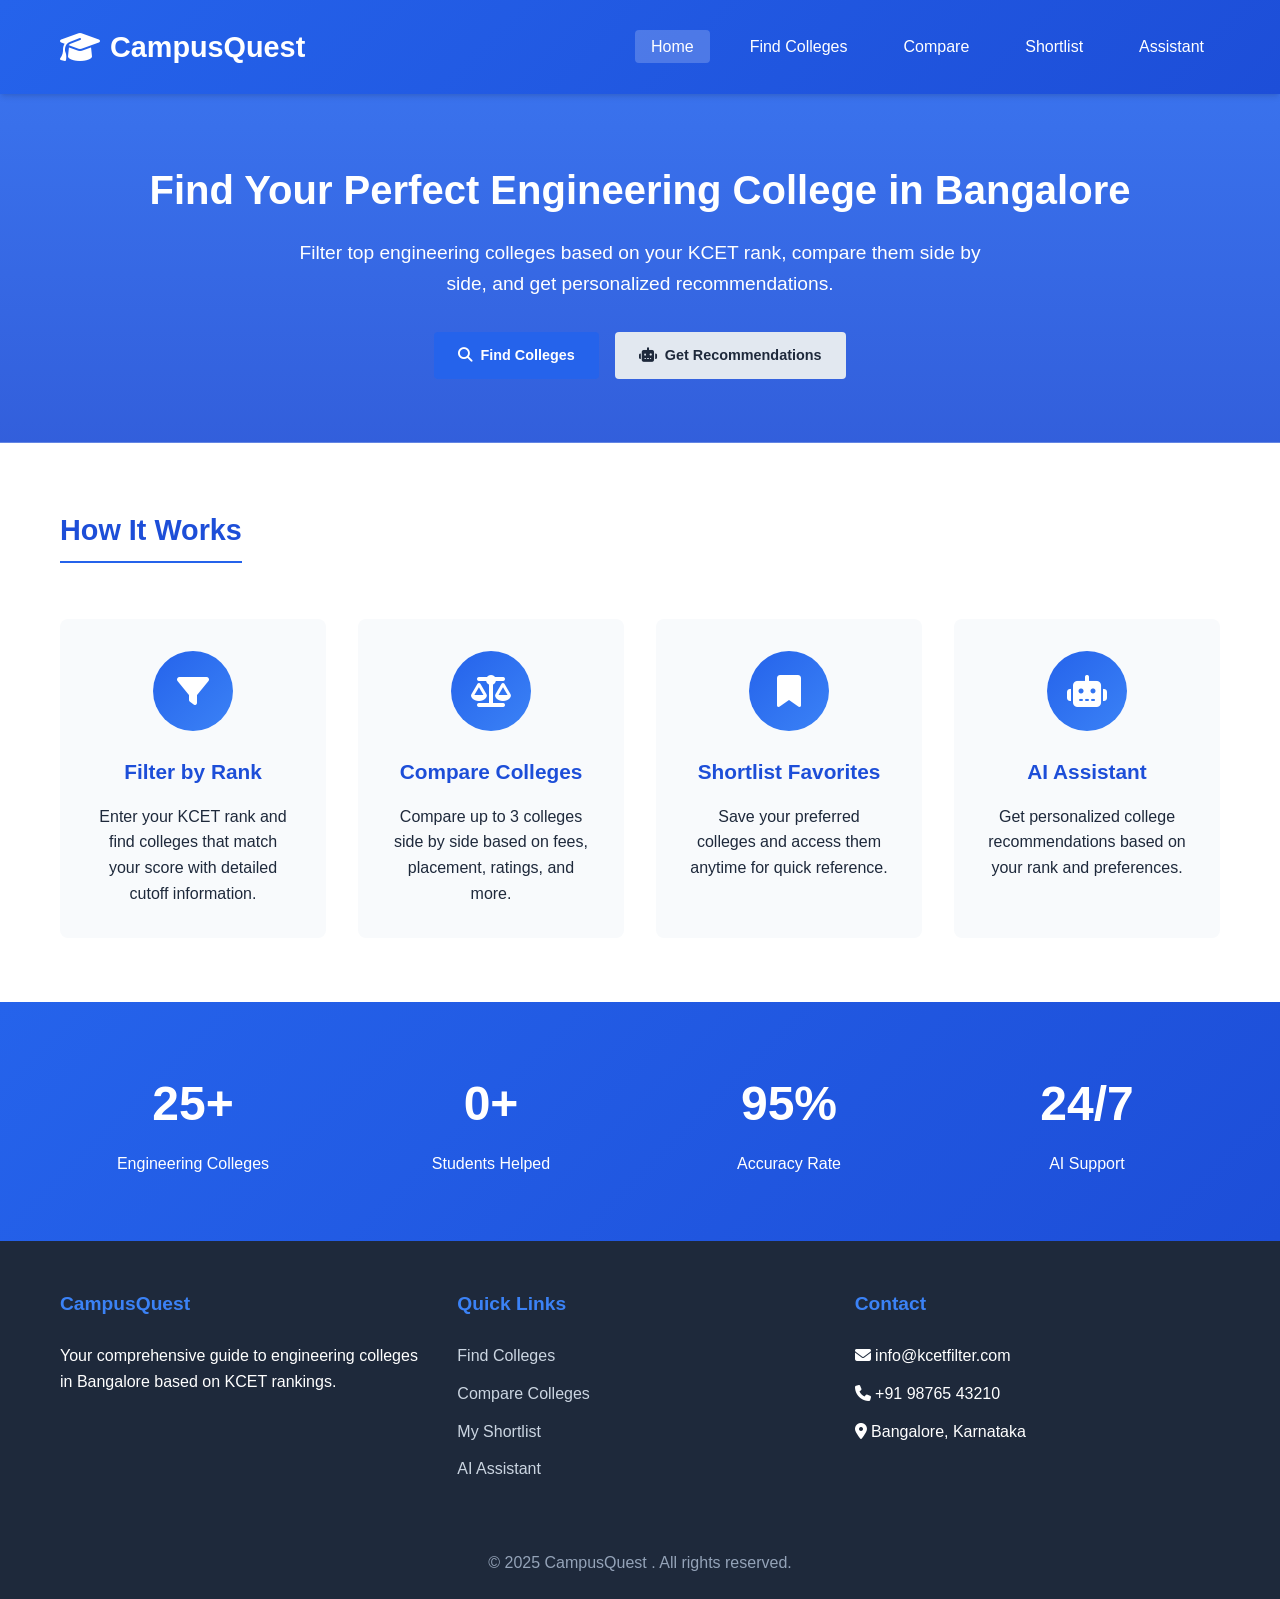
<file: Campus Quest/index.html>
<!DOCTYPE html>
<html lang="en">
<head>
    <meta charset="UTF-8">
    <meta name="viewport" content="width=device-width, initial-scale=1.0">
    <title>CampusQuest- Home</title>
    <link rel="stylesheet" href="https://cdnjs.cloudflare.com/ajax/libs/font-awesome/6.4.0/css/all.min.css">
    <link rel="stylesheet" href="css/style.css">
</head>
<body>
    <!-- Header -->
    <header>
        <div class="container">
            <div class="header-content">
                <div class="logo">
                    <i class="fas fa-graduation-cap"></i>
                    <h1>CampusQuest</h1>
                </div>
                <button class="mobile-menu-btn">
                    <i class="fas fa-bars"></i>
                </button>
                <nav>
                    <ul>
                        <li><a href="index.html" class="active">Home</a></li>
                        <li><a href="find-colleges.html">Find Colleges</a></li>
                        <li><a href="compare.html">Compare</a></li>
                        <li><a href="shortlist.html">Shortlist</a></li>
                        <li><a href="chatbot.html">Assistant</a></li>
                    </ul>
                </nav>
            </div>
        </div>
    </header>

    <!-- Hero Section -->
    <section class="hero">
        <div class="container">
            <h2>Find Your Perfect Engineering College in Bangalore</h2>
            <p>Filter top engineering colleges based on your KCET rank, compare them side by side, and get personalized recommendations.</p>
            <div class="hero-buttons">
                <a href="find-colleges.html" class="btn btn-primary">
                    <i class="fas fa-search"></i> Find Colleges
                </a>
                <a href="chatbot.html" class="btn btn-secondary">
                    <i class="fas fa-robot"></i> Get Recommendations
                </a>
            </div>
        </div>
    </section>

    <!-- Features Section -->
    <section class="features">
        <div class="container">
            <h2 class="section-title">How It Works</h2>
            <div class="features-grid">
                <div class="feature-card">
                    <div class="feature-icon">
                        <i class="fas fa-filter"></i>
                    </div>
                    <h3>Filter by Rank</h3>
                    <p>Enter your KCET rank and find colleges that match your score with detailed cutoff information.</p>
                </div>
                <div class="feature-card">
                    <div class="feature-icon">
                        <i class="fas fa-balance-scale"></i>
                    </div>
                    <h3>Compare Colleges</h3>
                    <p>Compare up to 3 colleges side by side based on fees, placement, ratings, and more.</p>
                </div>
                <div class="feature-card">
                    <div class="feature-icon">
                        <i class="fas fa-bookmark"></i>
                    </div>
                    <h3>Shortlist Favorites</h3>
                    <p>Save your preferred colleges and access them anytime for quick reference.</p>
                </div>
                <div class="feature-card">
                    <div class="feature-icon">
                        <i class="fas fa-robot"></i>
                    </div>
                    <h3>AI Assistant</h3>
                    <p>Get personalized college recommendations based on your rank and preferences.</p>
                </div>
            </div>
        </div>
    </section>

    <!-- Quick Stats -->
    <section class="stats">
        <div class="container">
            <div class="stats-grid">
                <div class="stat-card">
                    <h3>25+</h3>
                    <p>Engineering Colleges</p>
                </div>
                <div class="stat-card">
                    <h3>0+</h3>
                    <p>Students Helped</p>
                </div>
                <div class="stat-card">
                    <h3>95%</h3>
                    <p>Accuracy Rate</p>
                </div>
                <div class="stat-card">
                    <h3>24/7</h3>
                    <p>AI Support</p>
                </div>
            </div>
        </div>
    </section>

    <!-- Footer -->
    <footer>
        <div class="container">
            <div class="footer-content">
                <div class="footer-column">
                    <h3>CampusQuest</h3>
                    <p>Your comprehensive guide to engineering colleges in Bangalore based on KCET rankings.</p>
                </div>
                <div class="footer-column">
                    <h3>Quick Links</h3>
                    <ul>
                        <li><a href="find-colleges.html">Find Colleges</a></li>
                        <li><a href="compare.html">Compare Colleges</a></li>
                        <li><a href="shortlist.html">My Shortlist</a></li>
                        <li><a href="chatbot.html">AI Assistant</a></li>
                    </ul>
                </div>
                <div class="footer-column">
                    <h3>Contact</h3>
                    <ul>
                        <li><i class="fas fa-envelope"></i> info@kcetfilter.com</li>
                        <li><i class="fas fa-phone"></i> +91 98765 43210</li>
                        <li><i class="fas fa-map-marker-alt"></i> Bangalore, Karnataka</li>
                    </ul>
                </div>
            </div>
            <div class="copyright">
                <p>&copy; 2025 CampusQuest . All rights reserved.</p>
            </div>
        </div>
    </footer>

    <script src="js/app.js"></script>
</body>
</html>
</file>
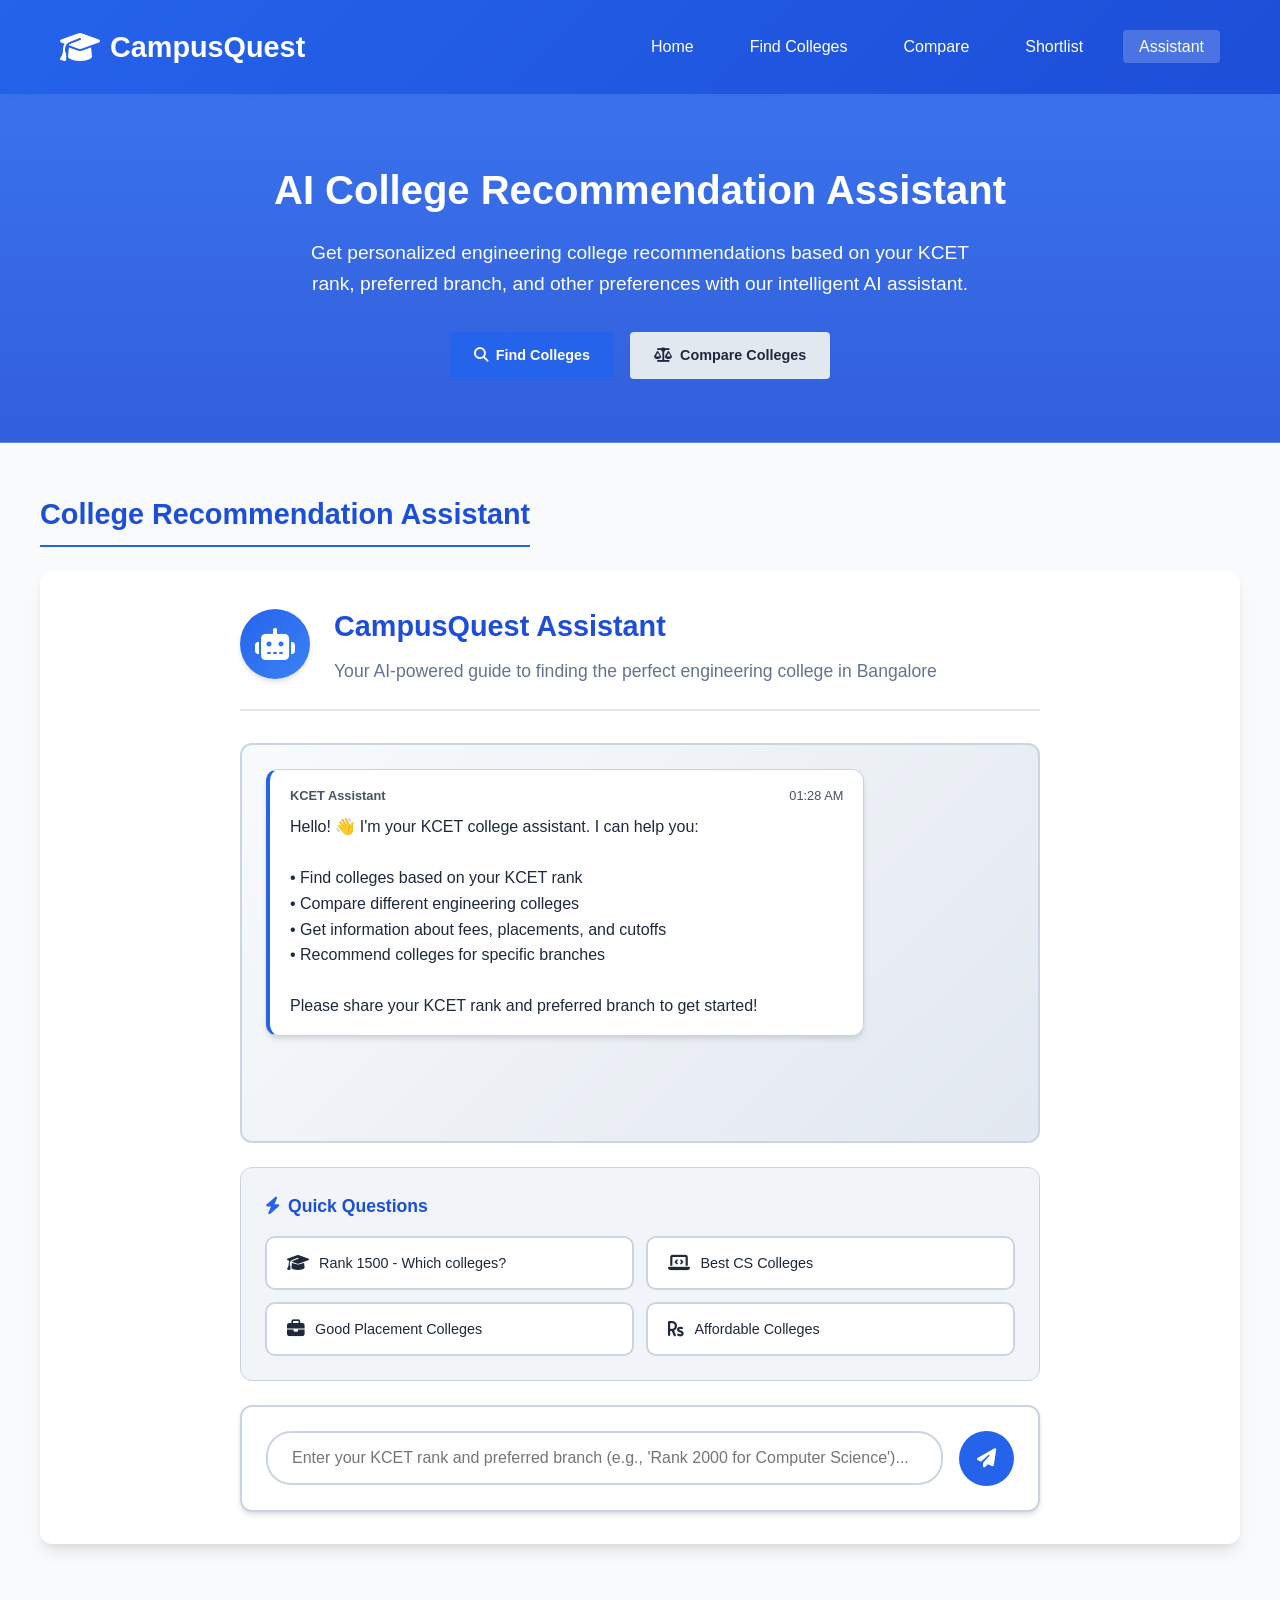
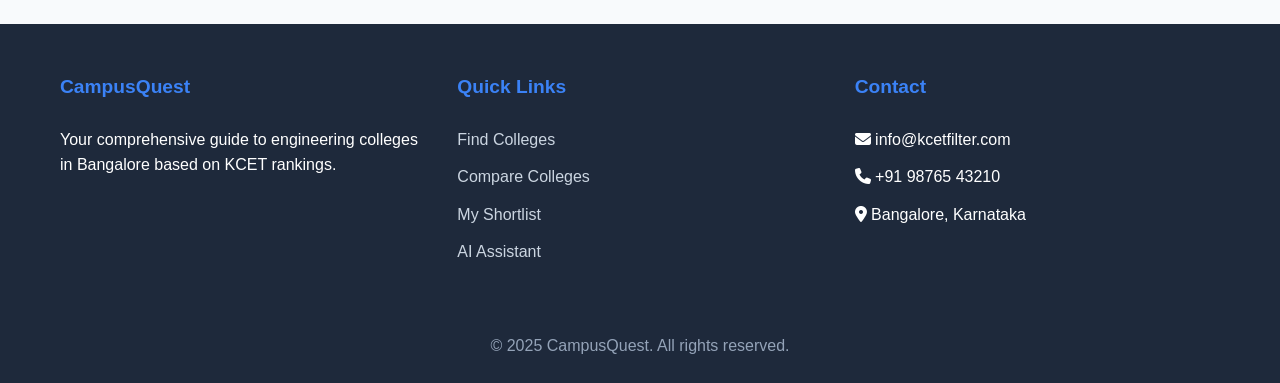
<file: Campus Quest/chatbot.html>
<!DOCTYPE html>
<html lang="en">
<head>
    <meta charset="UTF-8">
    <meta name="viewport" content="width=device-width, initial-scale=1.0">
    <title>AI Assistant - CampusQuest</title>
    <link rel="stylesheet" href="https://cdnjs.cloudflare.com/ajax/libs/font-awesome/6.4.0/css/all.min.css">
    <style>
        :root {
            --primary: #2563eb;
            --primary-light: #3b82f6;
            --primary-dark: #1d4ed8;
            --secondary: #64748b;
            --light: #f8fafc;
            --dark: #1e293b;
            --success: #10b981;
            --warning: #f59e0b;
            --danger: #ef4444;
            --gray-100: #f1f5f9;
            --gray-200: #e2e8f0;
            --gray-300: #cbd5e1;
            --gray-400: #94a3b8;
            --shadow: 0 4px 6px -1px rgba(0, 0, 0, 0.1), 0 2px 4px -1px rgba(0, 0, 0, 0.06);
            --shadow-lg: 0 10px 15px -3px rgba(0, 0, 0, 0.1), 0 4px 6px -2px rgba(0, 0, 0, 0.05);
        }

        * {
            margin: 0;
            padding: 0;
            box-sizing: border-box;
            font-family: 'Segoe UI', Tahoma, Geneva, Verdana, sans-serif;
        }

        body {
            background-color: var(--light);
            color: var(--dark);
            line-height: 1.6;
        }

        .container {
            max-width: 1200px;
            margin: 0 auto;
            padding: 0 20px;
        }

        /* Header Styles */
        header {
            background: linear-gradient(135deg, var(--primary), var(--primary-dark));
            color: white;
            padding: 1.5rem 0;
            box-shadow: var(--shadow);
        }

        .header-content {
            display: flex;
            justify-content: space-between;
            align-items: center;
        }

        .logo {
            display: flex;
            align-items: center;
            gap: 10px;
        }

        .logo i {
            font-size: 2rem;
        }

        .logo h1 {
            font-size: 1.8rem;
            font-weight: 700;
        }

        nav ul {
            display: flex;
            list-style: none;
            gap: 1.5rem;
        }

        nav a {
            color: white;
            text-decoration: none;
            font-weight: 500;
            transition: all 0.3s;
            padding: 0.5rem 1rem;
            border-radius: 4px;
        }

        nav a:hover, nav a.active {
            background-color: rgba(255, 255, 255, 0.2);
        }

        .mobile-menu-btn {
            display: none;
            background: none;
            border: none;
            color: white;
            font-size: 1.5rem;
            cursor: pointer;
        }

        /* Hero Section */
        .hero {
            background: linear-gradient(rgba(37, 99, 235, 0.9), rgba(29, 78, 216, 0.9)), url('https://images.unsplash.com/photo-1523050854058-8df90110c9f1?ixlib=rb-4.0.3&auto=format&fit=crop&w=2070&q=80');
            background-size: cover;
            background-position: center;
            color: white;
            padding: 4rem 0;
            text-align: center;
        }

        .hero h2 {
            font-size: 2.5rem;
            margin-bottom: 1rem;
        }

        .hero p {
            font-size: 1.2rem;
            max-width: 700px;
            margin: 0 auto 2rem;
        }

        .hero-buttons {
            display: flex;
            gap: 1rem;
            justify-content: center;
            flex-wrap: wrap;
        }

        /* Main Content */
        .main-content {
            padding: 3rem 0;
        }

        .section-title {
            font-size: 1.8rem;
            margin-bottom: 1.5rem;
            color: var(--primary-dark);
            border-bottom: 2px solid var(--primary);
            padding-bottom: 0.5rem;
            display: inline-block;
        }

        /* Buttons */
        .btn {
            padding: 0.75rem 1.5rem;
            border: none;
            border-radius: 4px;
            font-weight: 600;
            cursor: pointer;
            transition: all 0.3s;
            display: inline-flex;
            align-items: center;
            gap: 0.5rem;
            text-decoration: none;
            font-size: 0.9rem;
        }

        .btn-primary {
            background-color: var(--primary);
            color: white;
        }

        .btn-primary:hover {
            background-color: var(--primary-dark);
        }

        .btn-secondary {
            background-color: var(--gray-200);
            color: var(--dark);
        }

        .btn-secondary:hover {
            background-color: var(--gray-300);
        }

        /* Chatbot Section */
        .chatbot-section {
            background-color: white;
            padding: 2rem;
            border-radius: 12px;
            box-shadow: var(--shadow-lg);
            margin-bottom: 2rem;
        }

        .chatbot-container {
            max-width: 800px;
            margin: 0 auto;
        }

        .chatbot-header {
            display: flex;
            align-items: center;
            gap: 1.5rem;
            margin-bottom: 2rem;
            padding-bottom: 1.5rem;
            border-bottom: 2px solid var(--gray-200);
        }

        .chatbot-icon {
            width: 70px;
            height: 70px;
            background: linear-gradient(135deg, var(--primary), var(--primary-light));
            border-radius: 50%;
            display: flex;
            align-items: center;
            justify-content: center;
            color: white;
            font-size: 2rem;
            box-shadow: var(--shadow);
        }

        .chatbot-info h3 {
            font-size: 1.8rem;
            margin-bottom: 0.5rem;
            color: var(--primary-dark);
        }

        .chatbot-info p {
            color: var(--secondary);
            font-size: 1.1rem;
        }

        .chatbot-messages {
            height: 400px;
            overflow-y: auto;
            border: 2px solid var(--gray-300);
            border-radius: 12px;
            padding: 1.5rem;
            margin-bottom: 1.5rem;
            background: linear-gradient(135deg, #f8fafc, #e2e8f0);
        }

        .message {
            margin-bottom: 1.5rem;
            padding: 1rem 1.25rem;
            border-radius: 12px;
            max-width: 80%;
            animation: fadeIn 0.3s ease-in;
        }

        @keyframes fadeIn {
            from { opacity: 0; transform: translateY(10px); }
            to { opacity: 1; transform: translateY(0); }
        }

        .bot-message {
            background: white;
            border: 1px solid var(--gray-300);
            border-left: 4px solid var(--primary);
            align-self: flex-start;
            box-shadow: var(--shadow);
        }

        .user-message {
            background: linear-gradient(135deg, var(--primary), var(--primary-light));
            color: white;
            margin-left: auto;
            border-left: 4px solid var(--primary-dark);
            box-shadow: var(--shadow);
        }

        /* Typing Indicator */
        .typing-indicator {
            opacity: 0.8;
        }

        .typing-dots {
            display: flex;
            gap: 4px;
            margin-top: 8px;
        }

        .typing-dots span {
            width: 8px;
            height: 8px;
            border-radius: 50%;
            background-color: var(--secondary);
            animation: typingAnimation 1.4s infinite ease-in-out;
        }

        .typing-dots span:nth-child(1) { animation-delay: -0.32s; }
        .typing-dots span:nth-child(2) { animation-delay: -0.16s; }

        @keyframes typingAnimation {
            0%, 80%, 100% { 
                transform: scale(0.8);
                opacity: 0.5;
            }
            40% { 
                transform: scale(1);
                opacity: 1;
            }
        }

        .message-content {
            line-height: 1.6;
            white-space: pre-line;
        }

        .message-content strong {
            color: inherit;
            font-weight: 600;
        }

        .message-content em {
            font-style: italic;
        }

        .message-header {
            display: flex;
            justify-content: space-between;
            margin-bottom: 0.5rem;
            font-size: 0.8rem;
            opacity: 0.8;
        }

        .message-header strong {
            font-weight: 600;
        }

        /* Quick Questions */
        .quick-questions {
            margin-bottom: 1.5rem;
            padding: 1.5rem;
            background: var(--gray-100);
            border-radius: 12px;
            border: 1px solid var(--gray-300);
        }

        .quick-questions h4 {
            margin-bottom: 1rem;
            color: var(--primary-dark);
            font-size: 1.1rem;
            display: flex;
            align-items: center;
            gap: 8px;
        }

        .quick-questions h4 i {
            color: var(--primary);
        }

        .quick-buttons {
            display: grid;
            grid-template-columns: repeat(auto-fit, minmax(250px, 1fr));
            gap: 0.8rem;
        }

        .quick-btn {
            padding: 1rem 1.25rem;
            background: white;
            border: 2px solid var(--gray-300);
            border-radius: 10px;
            cursor: pointer;
            font-size: 0.9rem;
            transition: all 0.3s;
            color: var(--dark);
            text-align: left;
            display: flex;
            align-items: center;
            gap: 10px;
        }

        .quick-btn:hover {
            background: var(--primary);
            color: white;
            border-color: var(--primary);
            transform: translateY(-2px);
            box-shadow: var(--shadow);
        }

        .quick-btn i {
            font-size: 1.1rem;
        }

        /* Chatbot Input */
        .chatbot-input {
            display: flex;
            gap: 1rem;
            align-items: center;
            padding: 1.5rem;
            background: white;
            border: 2px solid var(--gray-300);
            border-radius: 12px;
            box-shadow: var(--shadow);
        }

        .chatbot-input input {
            flex: 1;
            padding: 1rem 1.5rem;
            border: 2px solid var(--gray-300);
            border-radius: 25px;
            font-size: 1rem;
            transition: all 0.3s;
            outline: none;
        }

        .chatbot-input input:focus {
            border-color: var(--primary);
            box-shadow: 0 0 0 3px rgba(37, 99, 235, 0.1);
        }

        .chatbot-input button {
            border-radius: 50%;
            width: 55px;
            height: 55px;
            display: flex;
            align-items: center;
            justify-content: center;
            padding: 0;
            background: var(--primary);
            color: white;
            border: none;
            cursor: pointer;
            transition: all 0.3s;
            font-size: 1.2rem;
        }

        .chatbot-input button:hover {
            background: var(--primary-dark);
            transform: scale(1.05);
            box-shadow: var(--shadow);
        }

        /* Footer */
        footer {
            background-color: var(--dark);
            color: white;
            padding: 3rem 0 1.5rem;
        }

        .footer-content {
            display: grid;
            grid-template-columns: repeat(auto-fit, minmax(250px, 1fr));
            gap: 2rem;
            margin-bottom: 2rem;
        }

        .footer-column h3 {
            font-size: 1.2rem;
            margin-bottom: 1.5rem;
            color: var(--primary-light);
        }

        .footer-column ul {
            list-style: none;
        }

        .footer-column ul li {
            margin-bottom: 0.75rem;
        }

        .footer-column a {
            color: var(--gray-300);
            text-decoration: none;
            transition: color 0.3s;
        }

        .footer-column a:hover {
            color: white;
        }

        .copyright {
            text-align: center;
            padding-top: 1.5rem;
            border-top: 1px solid var(--gray-700);
            color: var(--gray-400);
        }

        /* Responsive Design */
        @media (max-width: 768px) {
            .header-content {
                flex-direction: column;
                gap: 1rem;
            }

            nav ul {
                flex-direction: column;
                gap: 0.5rem;
                width: 100%;
                text-align: center;
            }

            .mobile-menu-btn {
                display: block;
                position: absolute;
                right: 20px;
                top: 20px;
            }

            .hero h2 {
                font-size: 2rem;
            }

            .hero p {
                font-size: 1rem;
            }

            .hero-buttons {
                flex-direction: column;
                align-items: center;
            }

            .chatbot-header {
                flex-direction: column;
                text-align: center;
                gap: 1rem;
            }

            .chatbot-messages {
                height: 350px;
            }

            .message {
                max-width: 90%;
            }

            .quick-buttons {
                grid-template-columns: 1fr;
            }

            .chatbot-input {
                flex-direction: column;
                gap: 1rem;
            }

            .chatbot-input input {
                width: 100%;
            }
        }

        @media (max-width: 480px) {
            .container {
                padding: 0 15px;
            }

            .logo h1 {
                font-size: 1.5rem;
            }

            .hero {
                padding: 2rem 0;
            }

            .hero h2 {
                font-size: 1.8rem;
            }

            .main-content {
                padding: 2rem 0;
            }

            .section-title {
                font-size: 1.5rem;
            }

            .chatbot-section {
                padding: 1.5rem;
            }

            .chatbot-messages {
                height: 300px;
                padding: 1rem;
            }
        }
    </style>
</head>
<body>
    <!-- Header -->
    <header>
        <div class="container">
            <div class="header-content">
                <div class="logo">
                    <i class="fas fa-graduation-cap"></i>
                    <h1>CampusQuest</h1>
                </div>
                <button class="mobile-menu-btn">
                    <i class="fas fa-bars"></i>
                </button>
                <nav>
                    <ul>
                        <li><a href="index.html">Home</a></li>
                        <li><a href="find-colleges.html">Find Colleges</a></li>
                        <li><a href="compare.html">Compare</a></li>
                        <li><a href="shortlist.html">Shortlist</a></li>
                        <li><a href="chatbot.html" class="active">Assistant</a></li>
                    </ul>
                </nav>
            </div>
        </div>
    </header>

    <!-- Hero Section -->
    <section class="hero">
        <div class="container">
            <h2>AI College Recommendation Assistant</h2>
            <p>Get personalized engineering college recommendations based on your KCET rank, preferred branch, and other preferences with our intelligent AI assistant.</p>
            <div class="hero-buttons">
                <a href="find-colleges.html" class="btn btn-primary">
                    <i class="fas fa-search"></i> Find Colleges
                </a>
                <a href="compare.html" class="btn btn-secondary">
                    <i class="fas fa-balance-scale"></i> Compare Colleges
                </a>
            </div>
        </div>
    </section>

    <!-- Main Content -->
    <div class="container main-content">
        <!-- Chatbot Section -->
        <section id="chatbot">
            <h2 class="section-title">College Recommendation Assistant</h2>
            <div class="chatbot-section">
                <div class="chatbot-container">
                    <div class="chatbot-header">
                        <div class="chatbot-icon">
                            <i class="fas fa-robot"></i>
                        </div>
                        <div class="chatbot-info">
                            <h3>CampusQuest Assistant</h3>
                            <p>Your AI-powered guide to finding the perfect engineering college in Bangalore</p>
                        </div>
                    </div>
                    
                    <div class="chatbot-messages" id="chatbotMessages">
                        <!-- Messages will be added here by JavaScript -->
                    </div>

                    <div class="quick-questions">
                        <h4><i class="fas fa-bolt"></i> Quick Questions</h4>
                        <div class="quick-buttons">
                            <button class="quick-btn" data-question="What colleges can I get with rank 1500?">
                                <i class="fas fa-graduation-cap"></i> Rank 1500 - Which colleges?
                            </button>
                            <button class="quick-btn" data-question="Best computer science colleges">
                                <i class="fas fa-laptop-code"></i> Best CS Colleges
                            </button>
                            <button class="quick-btn" data-question="Colleges with good placement">
                                <i class="fas fa-briefcase"></i> Good Placement Colleges
                            </button>
                            <button class="quick-btn" data-question="Affordable engineering colleges">
                                <i class="fas fa-rupee-sign"></i> Affordable Colleges
                            </button>
                        </div>
                    </div>

                    <div class="chatbot-input">
                        <input type="text" id="chatInput" placeholder="Enter your KCET rank and preferred branch (e.g., 'Rank 2000 for Computer Science')...">
                        <button class="btn btn-primary" id="sendMessage">
                            <i class="fas fa-paper-plane"></i>
                        </button>
                    </div>
                </div>
            </div>
        </section>
    </div>

    <!-- Footer -->
    <footer>
        <div class="container">
            <div class="footer-content">
                <div class="footer-column">
                    <h3>CampusQuest</h3>
                    <p>Your comprehensive guide to engineering colleges in Bangalore based on KCET rankings.</p>
                </div>
                <div class="footer-column">
                    <h3>Quick Links</h3>
                    <ul>
                        <li><a href="find-colleges.html">Find Colleges</a></li>
                        <li><a href="compare.html">Compare Colleges</a></li>
                        <li><a href="shortlist.html">My Shortlist</a></li>
                        <li><a href="chatbot.html">AI Assistant</a></li>
                    </ul>
                </div>
                <div class="footer-column">
                    <h3>Contact</h3>
                    <ul>
                        <li><i class="fas fa-envelope"></i> info@kcetfilter.com</li>
                        <li><i class="fas fa-phone"></i> +91 98765 43210</li>
                        <li><i class="fas fa-map-marker-alt"></i> Bangalore, Karnataka</li>
                    </ul>
                </div>
            </div>
            <div class="copyright">
                <p>&copy; 2025 CampusQuest. All rights reserved.</p>
            </div>
        </div>
    </footer>

    <script>
        // College Data
        const colleges = [
            {
                id: 1,
                name: "RV College of Engineering",
                location: "Bangalore",
                cutoff: {
                    general: 500,
                    obc: 1500,
                    scst: 5000
                },
                branches: ["Computer Science", "Electronics & Communication", "Mechanical", "Civil", "AI & ML"],
                fees: 250000,
                rating: 4.8,
                placement: 96,
                logo: "🏛️",
                website: "https://www.rvce.edu.in",
                established: 1963
            },
            {
                id: 2,
                name: "PES University",
                location: "Bangalore",
                cutoff: {
                    general: 800,
                    obc: 2000,
                    scst: 6000
                },
                branches: ["Computer Science", "Information Science", "Electronics", "Electrical", "AI & ML"],
                fees: 280000,
                rating: 4.7,
                placement: 94,
                logo: "🎓",
                website: "https://pes.edu",
                established: 1972
            },
            {
                id: 3,
                name: "BMS College of Engineering",
                location: "Bangalore",
                cutoff: {
                    general: 1200,
                    obc: 3000,
                    scst: 8000
                },
                branches: ["Computer Science", "Electronics", "Mechanical", "Civil", "Chemical"],
                fees: 180000,
                rating: 4.5,
                placement: 92,
                logo: "🏫",
                website: "https://bmsce.ac.in",
                established: 1946
            },
            {
                id: 4,
                name: "MS Ramaiah Institute of Technology",
                location: "Bangalore",
                cutoff: {
                    general: 1500,
                    obc: 4000,
                    scst: 10000
                },
                branches: ["Computer Science", "AI & ML", "Electronics", "Mechanical", "Civil"],
                fees: 220000,
                rating: 4.4,
                placement: 90,
                logo: "🔬",
                website: "https://msrit.edu",
                established: 1962
            },
            {
                id: 5,
                name: "Nitte Meenakshi Institute of Technology",
                location: "Bangalore",
                cutoff: {
                    general: 2000,
                    obc: 5000,
                    scst: 12000
                },
                branches: ["Computer Science", "Information Science", "Electronics", "Civil", "Mechanical"],
                fees: 160000,
                rating: 4.2,
                placement: 88,
                logo: "📚",
                website: "https://nmit.ac.in",
                established: 1979
            },
            {
                id: 6,
                name: "Dayananda Sagar College of Engineering",
                location: "Bangalore",
                cutoff: {
                    general: 2500,
                    obc: 6000,
                    scst: 15000
                },
                branches: ["Computer Science", "Electronics", "Mechanical", "Biotechnology", "Civil"],
                fees: 190000,
                rating: 4.3,
                placement: 87,
                logo: "🏢",
                website: "https://dsce.edu.in",
                established: 1979
            },
            {
                id: 7,
                name: "JSS Academy of Technical Education",
                location: "Bangalore",
                cutoff: {
                    general: 3000,
                    obc: 7000,
                    scst: 18000
                },
                branches: ["Computer Science", "Electronics", "Information Science", "Civil", "Mechanical"],
                fees: 140000,
                rating: 4.1,
                placement: 85,
                logo: "🎯",
                website: "https://jssateb.ac.in",
                established: 1997
            },
            {
                id: 8,
                name: "Sri Venkateshwara College of Engineering",
                location: "Bangalore",
                cutoff: {
                    general: 3500,
                    obc: 8000,
                    scst: 20000
                },
                branches: ["Computer Science", "Electronics", "Mechanical", "Civil", "Information Science"],
                fees: 120000,
                rating: 4.0,
                placement: 82,
                logo: "⚡",
                website: "https://svce.edu.in",
                established: 2001
            },
            {
                id: 9,
                name: "New Horizon College of Engineering",
                location: "Bangalore",
                cutoff: {
                    general: 4000,
                    obc: 9000,
                    scst: 22000
                },
                branches: ["Computer Science", "AI & ML", "Electronics", "Mechanical", "Civil"],
                fees: 170000,
                rating: 4.0,
                placement: 80,
                logo: "🌅",
                website: "https://newhorizonindia.edu",
                established: 2001
            },
            {
                id: 10,
                name: "Acharya Institute of Technology",
                location: "Bangalore",
                cutoff: {
                    general: 4500,
                    obc: 10000,
                    scst: 25000
                },
                branches: ["Computer Science", "Electronics", "Mechanical", "Civil", "Information Science"],
                fees: 150000,
                rating: 3.9,
                placement: 78,
                logo: "🔭",
                website: "https://acharya.ac.in",
                established: 1990
            }
        ];

        // Chatbot functionality
        class KCETChatbot {
            constructor() {
                this.messagesContainer = document.getElementById('chatbotMessages');
                this.chatInput = document.getElementById('chatInput');
                this.sendButton = document.getElementById('sendMessage');
                this.isTyping = false;
                
                this.init();
            }

            init() {
                this.setupEventListeners();
                this.showWelcomeMessage();
            }

            setupEventListeners() {
                this.sendButton.addEventListener('click', () => this.sendMessage());
                this.chatInput.addEventListener('keypress', (e) => {
                    if (e.key === 'Enter') this.sendMessage();
                });

                // Setup quick question buttons
                document.querySelectorAll('.quick-btn').forEach(button => {
                    button.addEventListener('click', () => {
                        const question = button.getAttribute('data-question');
                        this.addMessage(question, 'user');
                        
                        // Show typing indicator
                        this.showTypingIndicator();

                        // Generate bot response after delay
                        setTimeout(() => {
                            this.removeTypingIndicator();
                            const response = this.generateBotResponse(question);
                            this.addMessage(response, 'bot');
                        }, 1500);
                    });
                });
            }

            sendMessage() {
                const message = this.chatInput.value.trim();
                if (!message || this.isTyping) return;

                // Add user message
                this.addMessage(message, 'user');
                this.chatInput.value = '';

                // Show typing indicator
                this.showTypingIndicator();

                // Generate bot response after delay
                setTimeout(() => {
                    this.removeTypingIndicator();
                    const response = this.generateBotResponse(message);
                    this.addMessage(response, 'bot');
                }, 1500);
            }

            addMessage(text, sender) {
                const messageDiv = document.createElement('div');
                messageDiv.className = `message ${sender}-message`;
                
                const timestamp = new Date().toLocaleTimeString([], {hour: '2-digit', minute:'2-digit'});
                
                if (sender === 'bot') {
                    messageDiv.innerHTML = `
                        <div class="message-header">
                            <strong>KCET Assistant</strong>
                            <span>${timestamp}</span>
                        </div>
                        <div class="message-content">${this.formatMessage(text)}</div>
                    `;
                } else {
                    messageDiv.innerHTML = `
                        <div class="message-header">
                            <strong>You</strong>
                            <span>${timestamp}</span>
                        </div>
                        <div class="message-content">${text}</div>
                    `;
                }
                
                this.messagesContainer.appendChild(messageDiv);
                this.messagesContainer.scrollTop = this.messagesContainer.scrollHeight;
            }

            showTypingIndicator() {
                this.isTyping = true;
                const typingDiv = document.createElement('div');
                typingDiv.className = 'message bot-message typing-indicator';
                typingDiv.id = 'typingIndicator';
                typingDiv.innerHTML = `
                    <div class="message-header">
                        <strong>KCET Assistant</strong>
                        <span>typing...</span>
                    </div>
                    <div class="typing-dots">
                        <span></span>
                        <span></span>
                        <span></span>
                    </div>
                `;
                this.messagesContainer.appendChild(typingDiv);
                this.messagesContainer.scrollTop = this.messagesContainer.scrollHeight;
            }

            removeTypingIndicator() {
                this.isTyping = false;
                const typingIndicator = document.getElementById('typingIndicator');
                if (typingIndicator) {
                    typingIndicator.remove();
                }
            }

            formatMessage(text) {
                // Convert line breaks to HTML and add basic formatting
                return text
                    .replace(/\n/g, '<br>')
                    .replace(/\*(.*?)\*/g, '<strong>$1</strong>')
                    .replace(/_(.*?)_/g, '<em>$1</em>');
            }

            showWelcomeMessage() {
                const welcomeMessage = `Hello! 👋 I'm your KCET college assistant. I can help you:

• Find colleges based on your KCET rank
• Compare different engineering colleges  
• Get information about fees, placements, and cutoffs
• Recommend colleges for specific branches

Please share your KCET rank and preferred branch to get started!`;
                
                this.addMessage(welcomeMessage, 'bot');
            }

            generateBotResponse(message) {
                const lowerMessage = message.toLowerCase();
                
                // Extract rank and branch from message
                const rankMatch = message.match(/\d+/g);
                const rank = rankMatch ? parseInt(rankMatch[0]) : 0;
                
                let branch = '';
                const branchKeywords = {
                    'Computer Science': ['computer', 'cs', 'cse', 'computer science'],
                    'Electronics': ['electronics', 'ec', 'ece', 'electronics communication'],
                    'Mechanical': ['mechanical', 'mech'],
                    'Civil': ['civil'],
                    'AI & ML': ['ai', 'ml', 'artificial', 'machine learning', 'ai ml'],
                    'Information Science': ['information', 'is', 'ise', 'information science']
                };
                
                for (const [branchName, keywords] of Object.entries(branchKeywords)) {
                    if (keywords.some(keyword => lowerMessage.includes(keyword))) {
                        branch = branchName;
                        break;
                    }
                }
                
                if (rank > 0) {
                    return this.generateRankBasedResponse(rank, branch, lowerMessage);
                }
                
                // Handle specific queries
                if (lowerMessage.includes('hello') || lowerMessage.includes('hi') || lowerMessage.includes('hey')) {
                    return "Hello! 👋 I'm your KCET college assistant. How can I help you today?";
                } 
                else if (lowerMessage.includes('thank')) {
                    return "You're welcome! 😊 I'm glad I could help. If you have any more questions about KCET colleges, feel free to ask!";
                } 
                else if (lowerMessage.includes('placement') || lowerMessage.includes('package') || lowerMessage.includes('salary')) {
                    return this.generatePlacementResponse();
                } 
                else if (lowerMessage.includes('fee') || lowerMessage.includes('affordable') || lowerMessage.includes('cost')) {
                    return this.generateFeesResponse();
                }
                else if (lowerMessage.includes('cutoff') || lowerMessage.includes('rank')) {
                    return "I can help you with cutoff ranks! 🎯\n\nPlease tell me your KCET rank and I'll show you which colleges you can get into. You can also specify a branch if you have a preference.\n\nFor example: \"My rank is 2500 and I want Computer Science\"";
                }
                else if (lowerMessage.includes('branch') || lowerMessage.includes('course')) {
                    return "Here are the popular engineering branches available:\n\n• Computer Science & Engineering (CSE)\n• Artificial Intelligence & Machine Learning (AI&ML)\n• Electronics & Communication (ECE)\n• Mechanical Engineering\n• Civil Engineering\n• Information Science (ISE)\n• Electrical Engineering\n• Biotechnology\n\nWhich branch interests you? Please share your KCET rank too!";
                }
                else if (lowerMessage.includes('best') || lowerMessage.includes('top')) {
                    return this.generateTopCollegesResponse();
                }
                else {
                    return "I'm here to help you find the perfect engineering college! 🎓\n\nTo give you better recommendations, please share:\n\n• Your KCET rank\n• Your preferred branch (Computer Science, Electronics, etc.)\n• Any specific preferences (fees, placement, location)\n\nYou can also ask me about:\n• Cutoff ranks for specific colleges\n• Placement statistics\n• Fee structure\n• College comparisons";
                }
            }

            generateRankBasedResponse(rank, branch, lowerMessage) {
                // Filter colleges based on rank with some buffer
                const suitableColleges = colleges.filter(college => 
                    rank <= college.cutoff.general * 1.5 // Adding 50% buffer for safety
                ).sort((a, b) => a.cutoff.general - b.cutoff.general).slice(0, 6);
                
                if (suitableColleges.length === 0) {
                    return `With a rank of ${rank}, it might be challenging to get into these top Bangalore colleges. 😔\n\nConsider these options:\n\n🔹 *Improve your rank* in the next attempt\n🔹 *Management quota* in private colleges\n🔹 *Colleges outside Bangalore* with lower cutoffs\n🔹 *Other entrance exams* like COMEDK\n\nWould you like information about alternative options or colleges in other cities?`;
                }
                
                let response = `🎯 Based on your rank *${rank}*, here are suitable colleges:\n\n`;
                
                suitableColleges.forEach((college, index) => {
                    const safetyLevel = rank <= college.cutoff.general ? "🟢 Safe" : 
                                      rank <= college.cutoff.general * 1.2 ? "🟡 Moderate" : "🔴 Ambitious";
                    
                    response += `*${index + 1}. ${college.name}*\n`;
                    response += `   📊 Cutoff: ${college.cutoff.general} | ${safetyLevel}\n`;
                    response += `   💰 Fees: ₹${college.fees.toLocaleString()}/year\n`;
                    response += `   ⭐ Rating: ${college.rating}/5\n`;
                    response += `   📈 Placement: ${college.placement}%\n`;
                    response += `   🎓 Branches: ${college.branches.slice(0, 3).join(', ')}${college.branches.length > 3 ? '...' : ''}\n\n`;
                });
                
                if (branch) {
                    const branchColleges = suitableColleges.filter(college => 
                        college.branches.some(b => b.toLowerCase().includes(branch.toLowerCase()))
                    );
                    
                    if (branchColleges.length > 0) {
                        response += `\n💡 For *${branch}*, I particularly recommend:\n\n`;
                        branchColleges.slice(0, 3).forEach(college => {
                            const isGoodForBranch = college.rating >= 4.0 ? "🌟 Excellent" : "✅ Good";
                            response += `• *${college.name}* - ${isGoodForBranch} for ${branch}\n`;
                        });
                    } else {
                        response += `\n⚠️ Note: ${branch} might not be available in these colleges with your rank. Consider:\n\n`;
                        const alternativeColleges = colleges.filter(c => 
                            c.branches.some(b => b.toLowerCase().includes(branch.toLowerCase())) && 
                            rank <= c.cutoff.general * 2
                        ).slice(0, 2);
                        
                        if (alternativeColleges.length > 0) {
                            alternativeColleges.forEach(college => {
                                response += `• *${college.name}* (Cutoff: ${college.cutoff.general})\n`;
                            });
                            response += "\nThese might be more ambitious choices for your rank.";
                        }
                    }
                }
                
                response += "\n💡 *Next Steps:*\n";
                response += "• Shortlist colleges that interest you\n";
                response += "• Compare 2-3 colleges side by side\n";
                response += "• Visit college websites for detailed info\n";
                response += "• Check hostel facilities and campus life\n\n";
                response += "Would you like me to help you compare any of these colleges or provide more details about a specific college?";
                
                return response;
            }

            generatePlacementResponse() {
                const topPlacementColleges = [...colleges]
                    .sort((a, b) => b.placement - a.placement)
                    .slice(0, 5);
                
                let response = "🏆 *Top Colleges by Placement Percentage:*\n\n";
                
                topPlacementColleges.forEach((college, index) => {
                    response += `*${index + 1}. ${college.name}*\n`;
                    response += `   📊 Placement: ${college.placement}%\n`;
                    response += `   ⭐ Rating: ${college.rating}/5\n`;
                    response += `   🎯 Cutoff: ${college.cutoff.general}\n\n`;
                });
                
                response += "💡 *Top Recruiters:* Amazon, Microsoft, Google, Infosys, TCS, Wipro, Intel, Qualcomm\n\n";
                response += "Want to know which of these colleges match your KCET rank? Share your rank with me!";
                
                return response;
            }

            generateFeesResponse() {
                const affordableColleges = [...colleges]
                    .sort((a, b) => a.fees - b.fees)
                    .slice(0, 5);
                
                let response = "💰 *Most Affordable Engineering Colleges:*\n\n";
                
                affordableColleges.forEach((college, index) => {
                    response += `*${index + 1}. ${college.name}*\n`;
                    response += `   💰 Fees: ₹${college.fees.toLocaleString()}/year\n`;
                    response += `   📊 Placement: ${college.placement}%\n`;
                    response += `   ⭐ Rating: ${college.rating}/5\n`;
                    response += `   🎯 Cutoff: ${college.cutoff.general}\n\n`;
                });
                
                response += "💡 *Additional Options:*\n";
                response += "• Government colleges have lower fees but higher cutoffs\n";
                response += "• Look for scholarships and education loans\n";
                response += "• Consider fee reimbursement schemes\n\n";
                response += "Share your KCET rank to see which affordable colleges you can get!";
                
                return response;
            }

            generateTopCollegesResponse() {
                const topColleges = [...colleges]
                    .sort((a, b) => b.rating - a.rating)
                    .slice(0, 5);
                
                let response = "🏅 *Top Rated Engineering Colleges in Bangalore:*\n\n";
                
                topColleges.forEach((college, index) => {
                    response += `*${index + 1}. ${college.name}*\n`;
                    response += `   ⭐ Rating: ${college.rating}/5\n`;
                    response += `   🎯 Cutoff: ${college.cutoff.general}\n`;
                    response += `   💰 Fees: ₹${college.fees.toLocaleString()}/year\n`;
                    response += `   📊 Placement: ${college.placement}%\n`;
                    response += `   📍 Established: ${college.established}\n\n`;
                });
                
                response += "💡 These colleges are highly rated for:\n";
                response += "• Academic excellence\n• Infrastructure\n• Faculty quality\n• Placement records\n• Campus life\n\n";
                response += "Want to know if you can get into any of these? Share your KCET rank!";
                
                return response;
            }
        }

        // Initialize chatbot when DOM is loaded
        document.addEventListener('DOMContentLoaded', function() {
            new KCETChatbot();
        });
    </script>
</body>
</html>
</file>
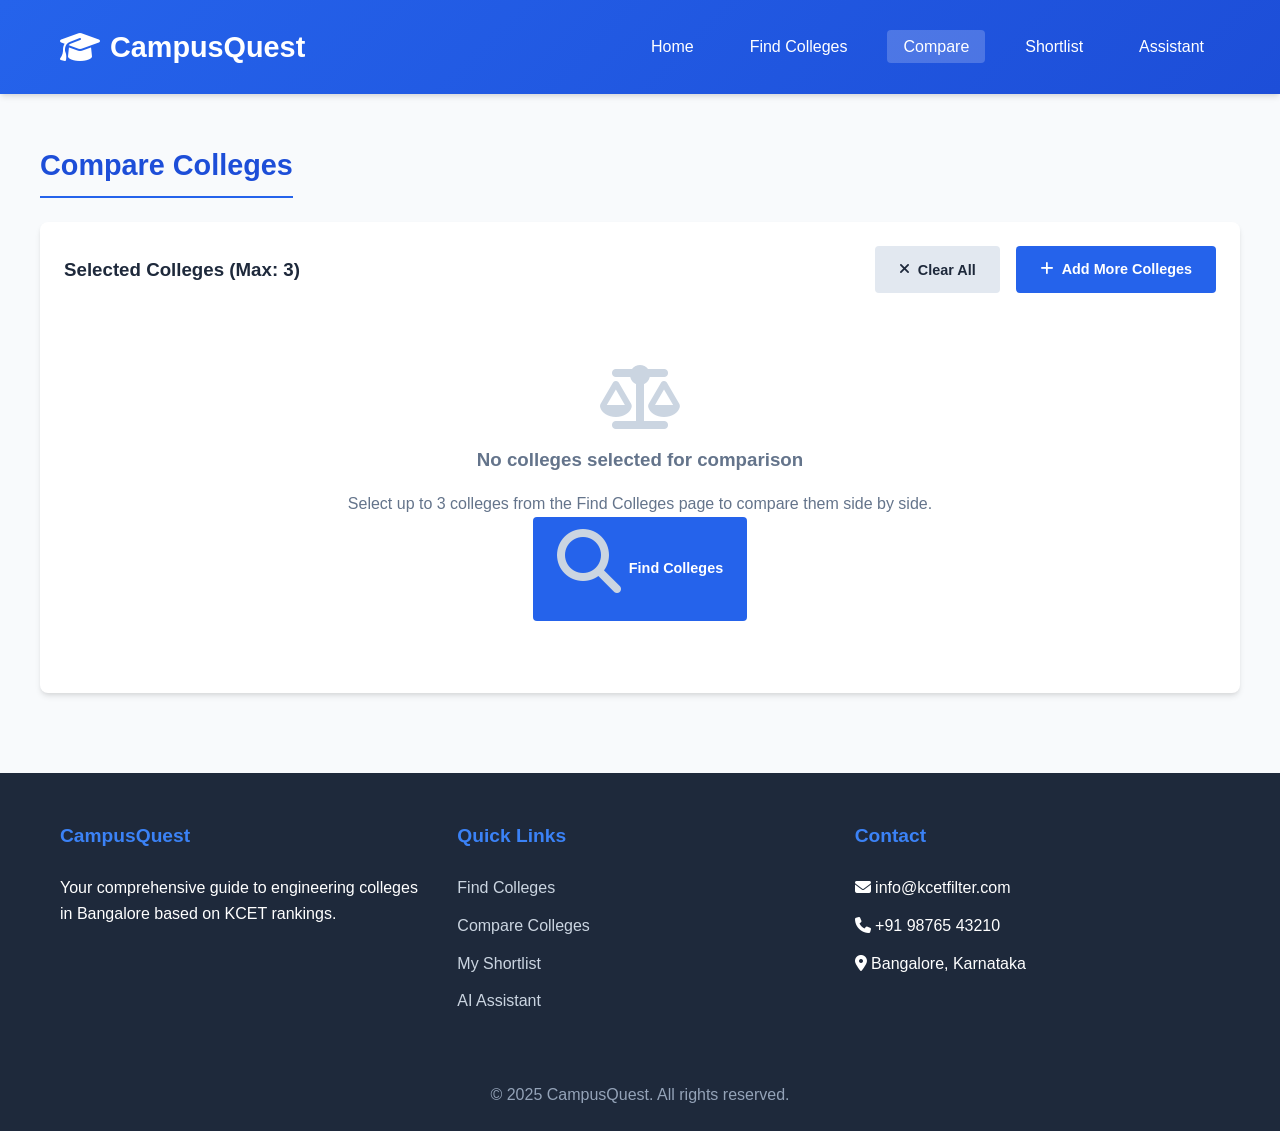
<file: Campus Quest/compare.html>
<!DOCTYPE html>
<html lang="en">
<head>
    <meta charset="UTF-8">
    <meta name="viewport" content="width=device-width, initial-scale=1.0">
    <title>Compare Colleges - CampusQuestKCET Rank Filter</title>
    <link rel="stylesheet" href="https://cdnjs.cloudflare.com/ajax/libs/font-awesome/6.4.0/css/all.min.css">
    <link rel="stylesheet" href="css/style.css">
</head>
<body>
    <!-- Header -->
    <header>
        <div class="container">
            <div class="header-content">
                <div class="logo">
                    <i class="fas fa-graduation-cap"></i>
                    <h1>CampusQuest</h1>
                </div>
                <button class="mobile-menu-btn">
                    <i class="fas fa-bars"></i>
                </button>
                <nav>
                    <ul>
                        <li><a href="index.html">Home</a></li>
                        <li><a href="find-colleges.html">Find Colleges</a></li>
                        <li><a href="compare.html" class="active">Compare</a></li>
                        <li><a href="shortlist.html">Shortlist</a></li>
                        <li><a href="chatbot.html">Assistant</a></li>
                    </ul>
                </nav>
            </div>
        </div>
    </header>

    <!-- Main Content -->
    <div class="container main-content">
        <!-- Compare Section -->
        <section id="compare">
            <h2 class="section-title">Compare Colleges</h2>
            <div class="compare-section" id="compareSection">
                <div class="compare-header">
                    <h3>Selected Colleges (Max: 3)</h3>
                    <div class="compare-actions">
                        <button class="btn btn-secondary" id="clearCompare">
                            <i class="fas fa-times"></i> Clear All
                        </button>
                        <a href="find-colleges.html" class="btn btn-primary">
                            <i class="fas fa-plus"></i> Add More Colleges
                        </a>
                    </div>
                </div>
                <div class="compare-grid" id="compareGrid">
                    <!-- Compare cards will be dynamically inserted here -->
                </div>
                <div class="empty-compare" id="emptyCompare">
                    <i class="fas fa-balance-scale"></i>
                    <h3>No colleges selected for comparison</h3>
                    <p>Select up to 3 colleges from the Find Colleges page to compare them side by side.</p>
                    <a href="find-colleges.html" class="btn btn-primary">
                        <i class="fas fa-search"></i> Find Colleges
                    </a>
                </div>
            </div>
        </section>
    </div>

    <!-- Footer -->
    <footer>
        <div class="container">
            <div class="footer-content">
                <div class="footer-column">
                    <h3>CampusQuest</h3>
                    <p>Your comprehensive guide to engineering colleges in Bangalore based on KCET rankings.</p>
                </div>
                <div class="footer-column">
                    <h3>Quick Links</h3>
                    <ul>
                        <li><a href="find-colleges.html">Find Colleges</a></li>
                        <li><a href="compare.html">Compare Colleges</a></li>
                        <li><a href="shortlist.html">My Shortlist</a></li>
                        <li><a href="chatbot.html">AI Assistant</a></li>
                    </ul>
                </div>
                <div class="footer-column">
                    <h3>Contact</h3>
                    <ul>
                        <li><i class="fas fa-envelope"></i> info@kcetfilter.com</li>
                        <li><i class="fas fa-phone"></i> +91 98765 43210</li>
                        <li><i class="fas fa-map-marker-alt"></i> Bangalore, Karnataka</li>
                    </ul>
                </div>
            </div>
            <div class="copyright">
                <p>&copy; 2025 CampusQuest. All rights reserved.</p>
            </div>
        </div>
    </footer>

    <script src="js/college-data.js"></script>
    <script src="js/compare.js"></script>
    <script src="js/app.js"></script>
</body>
</html>
</file>
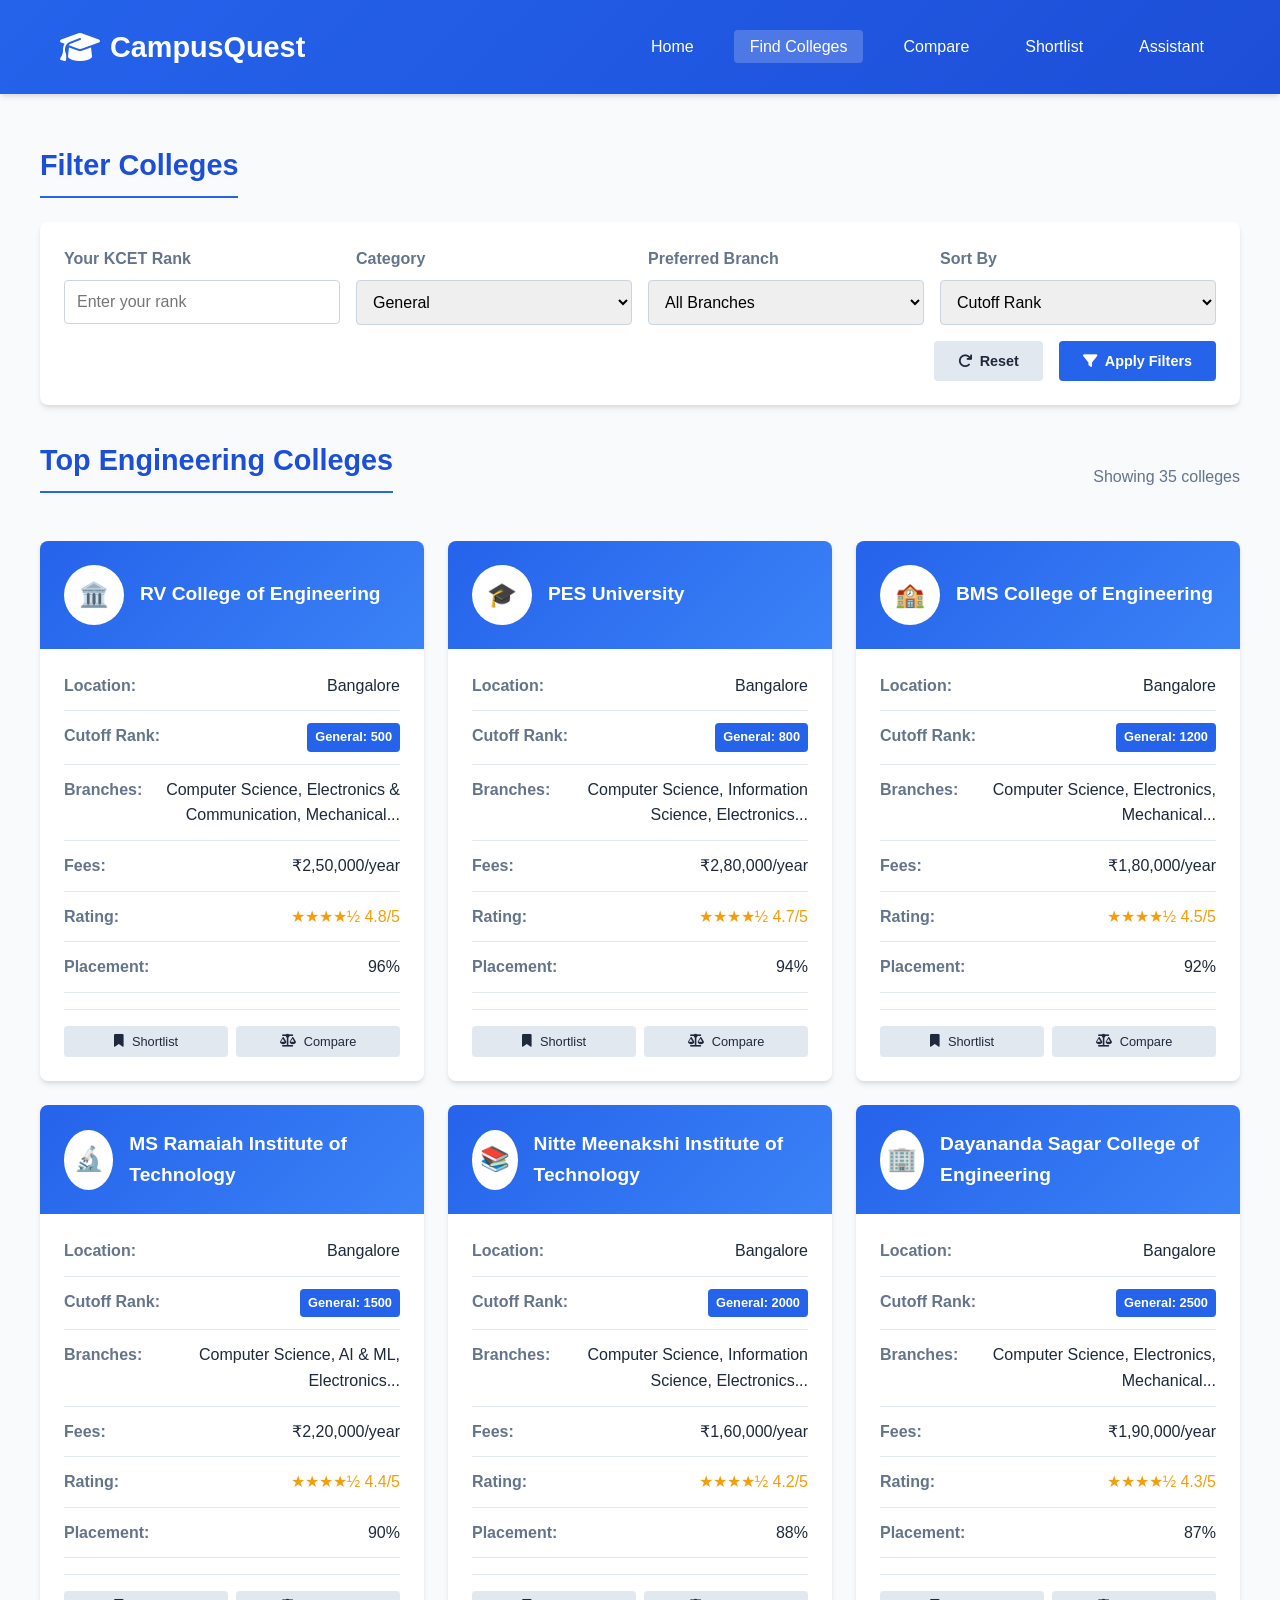
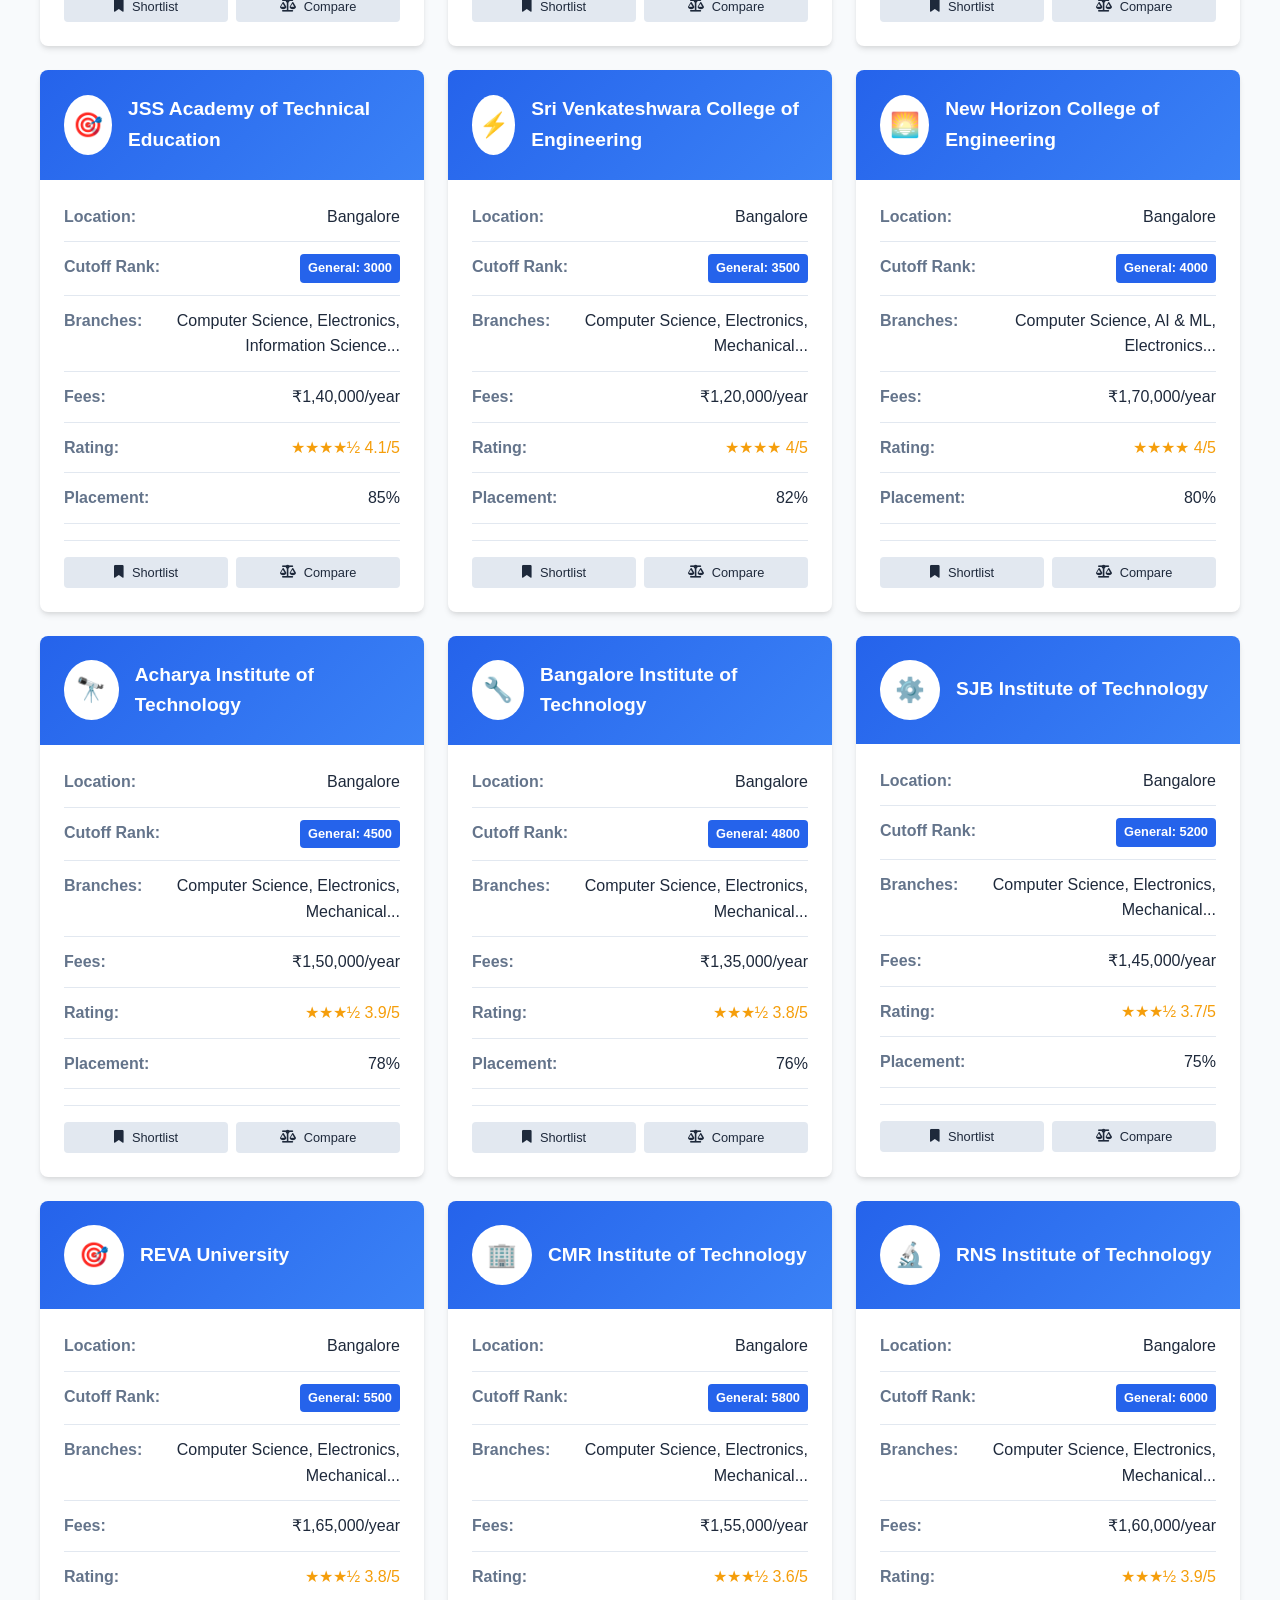
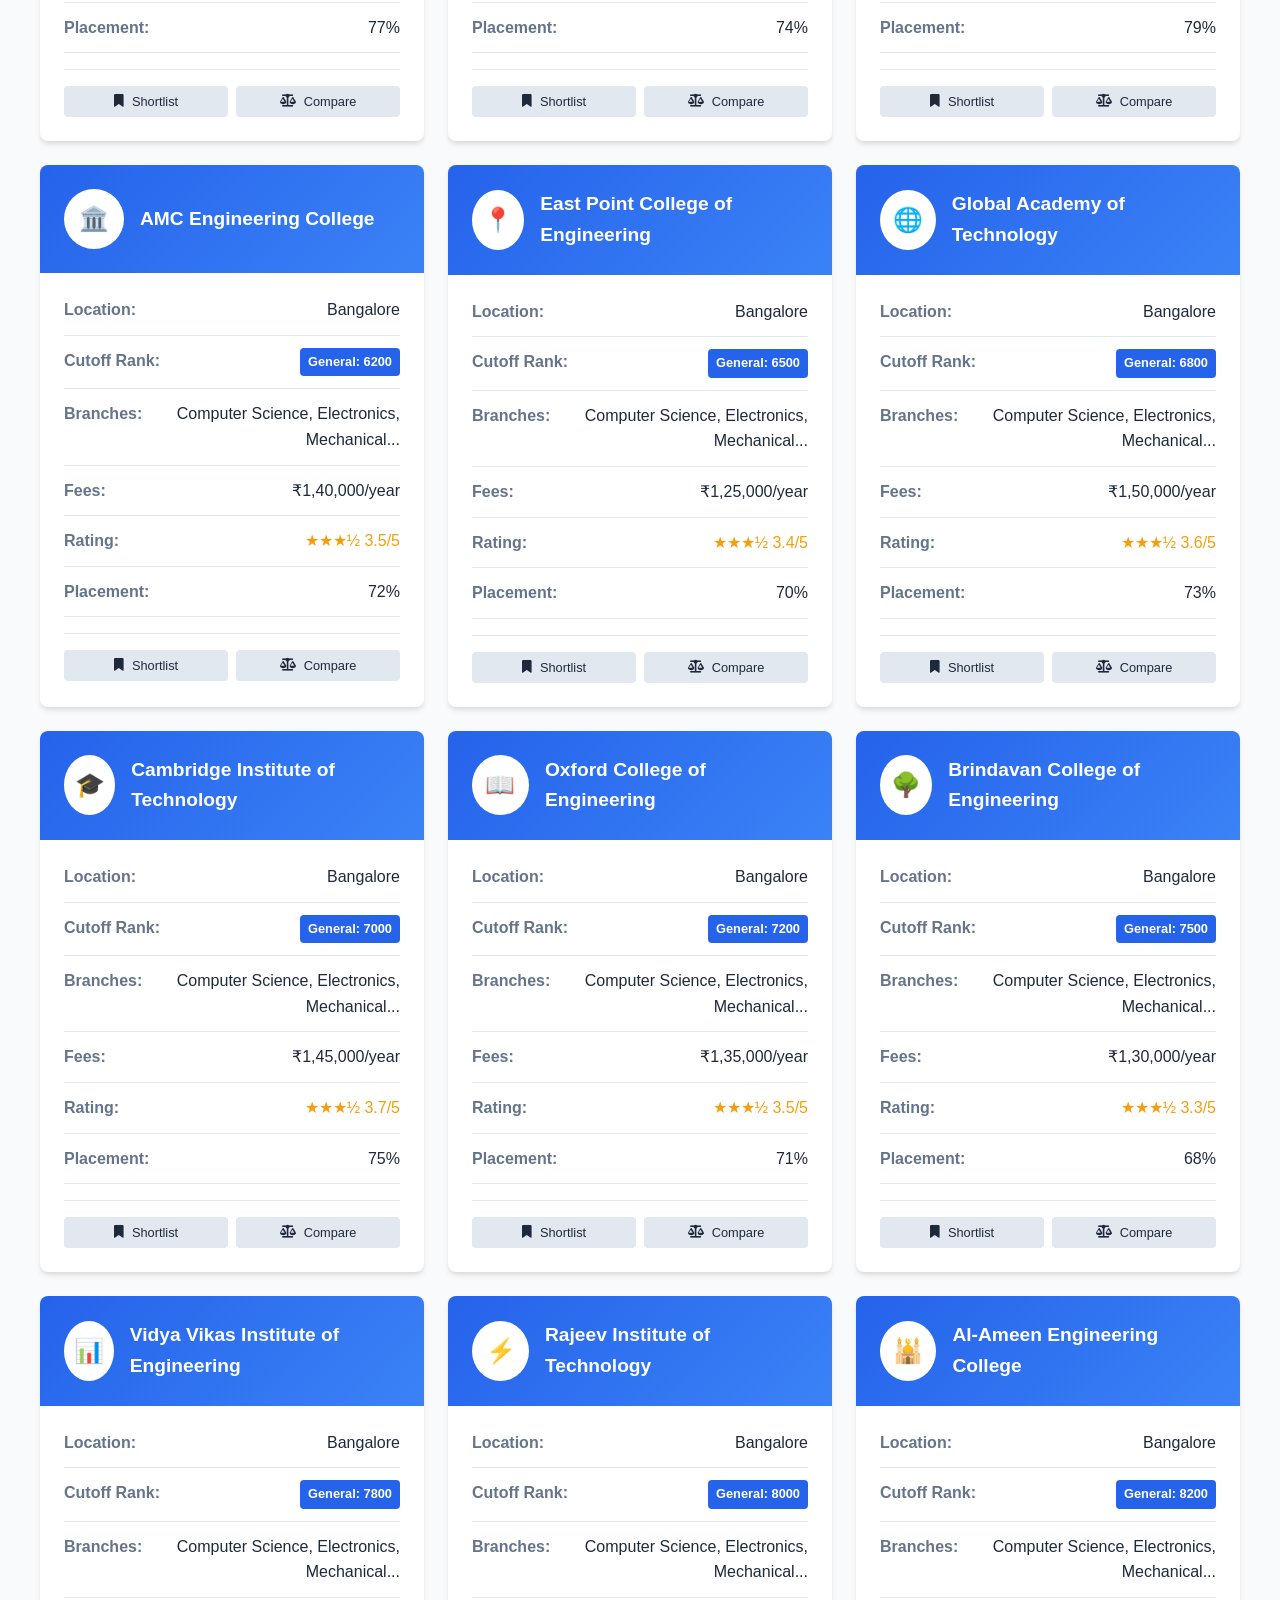
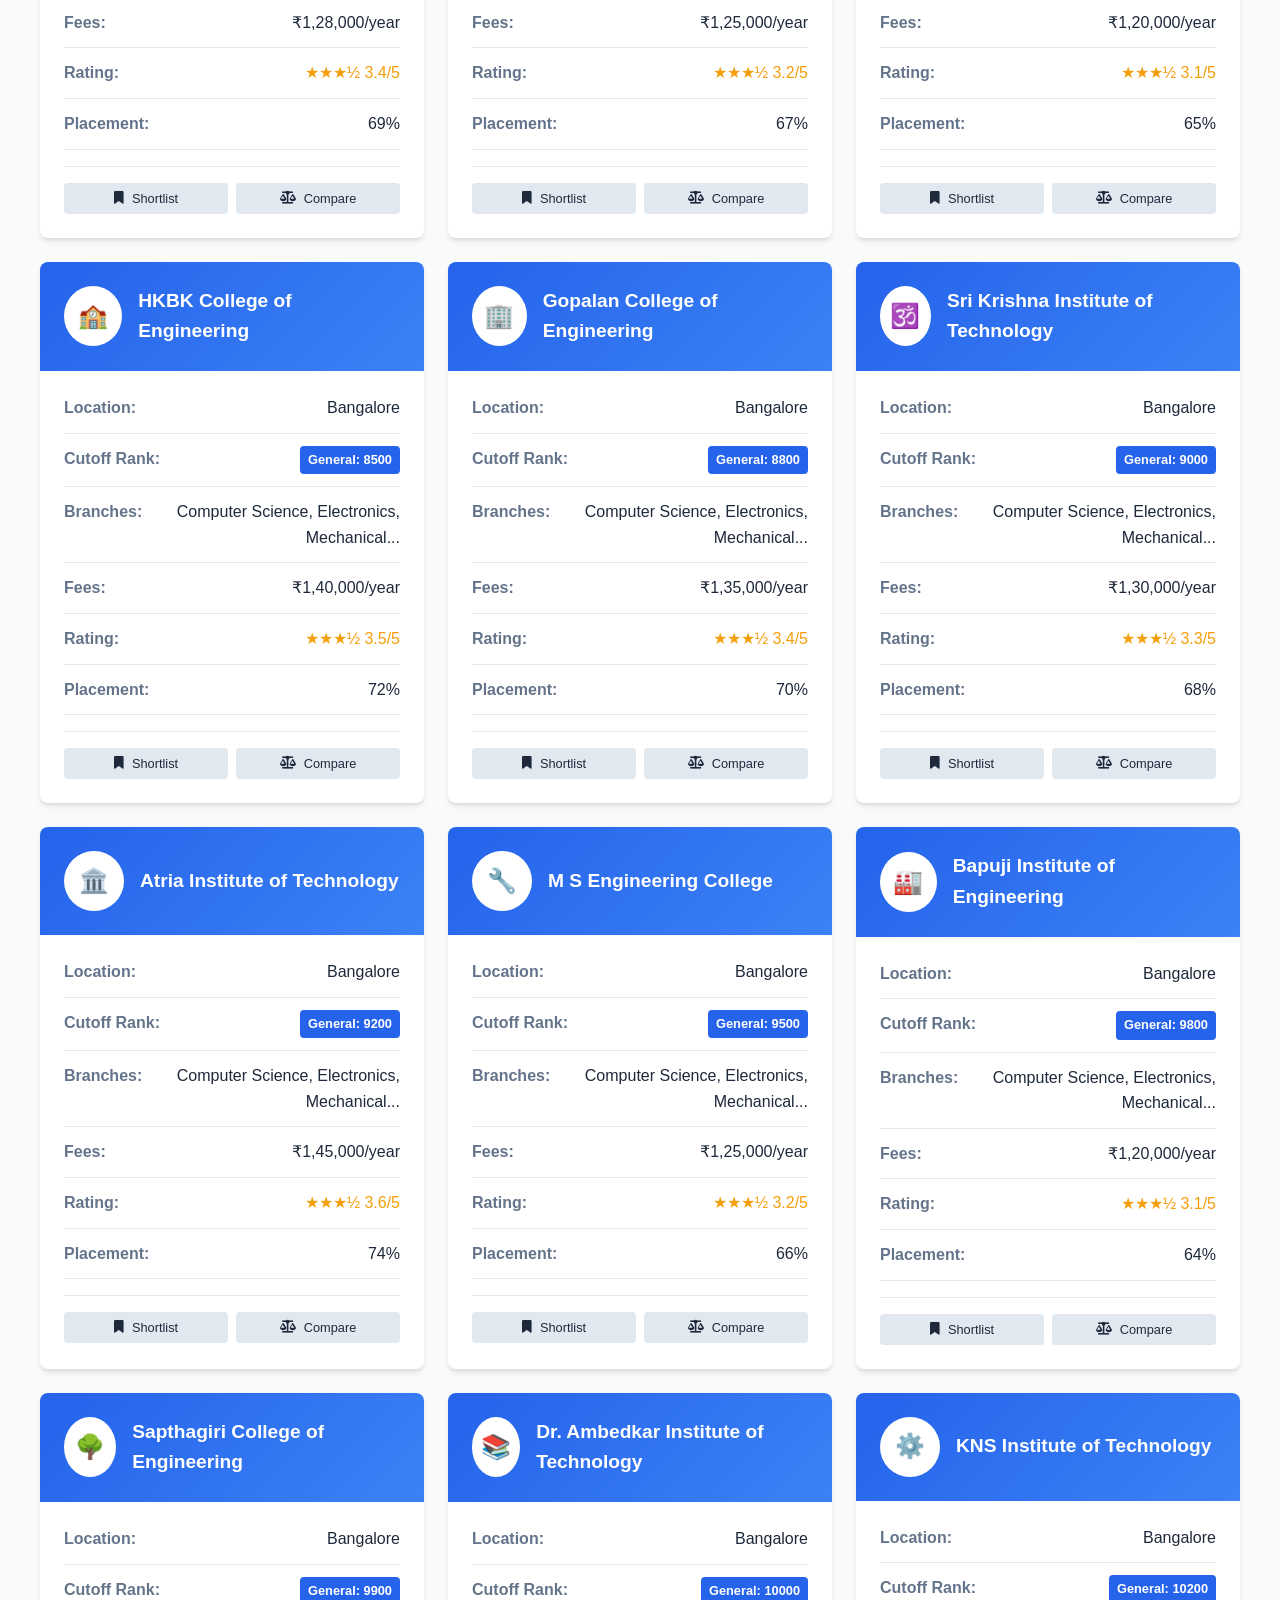
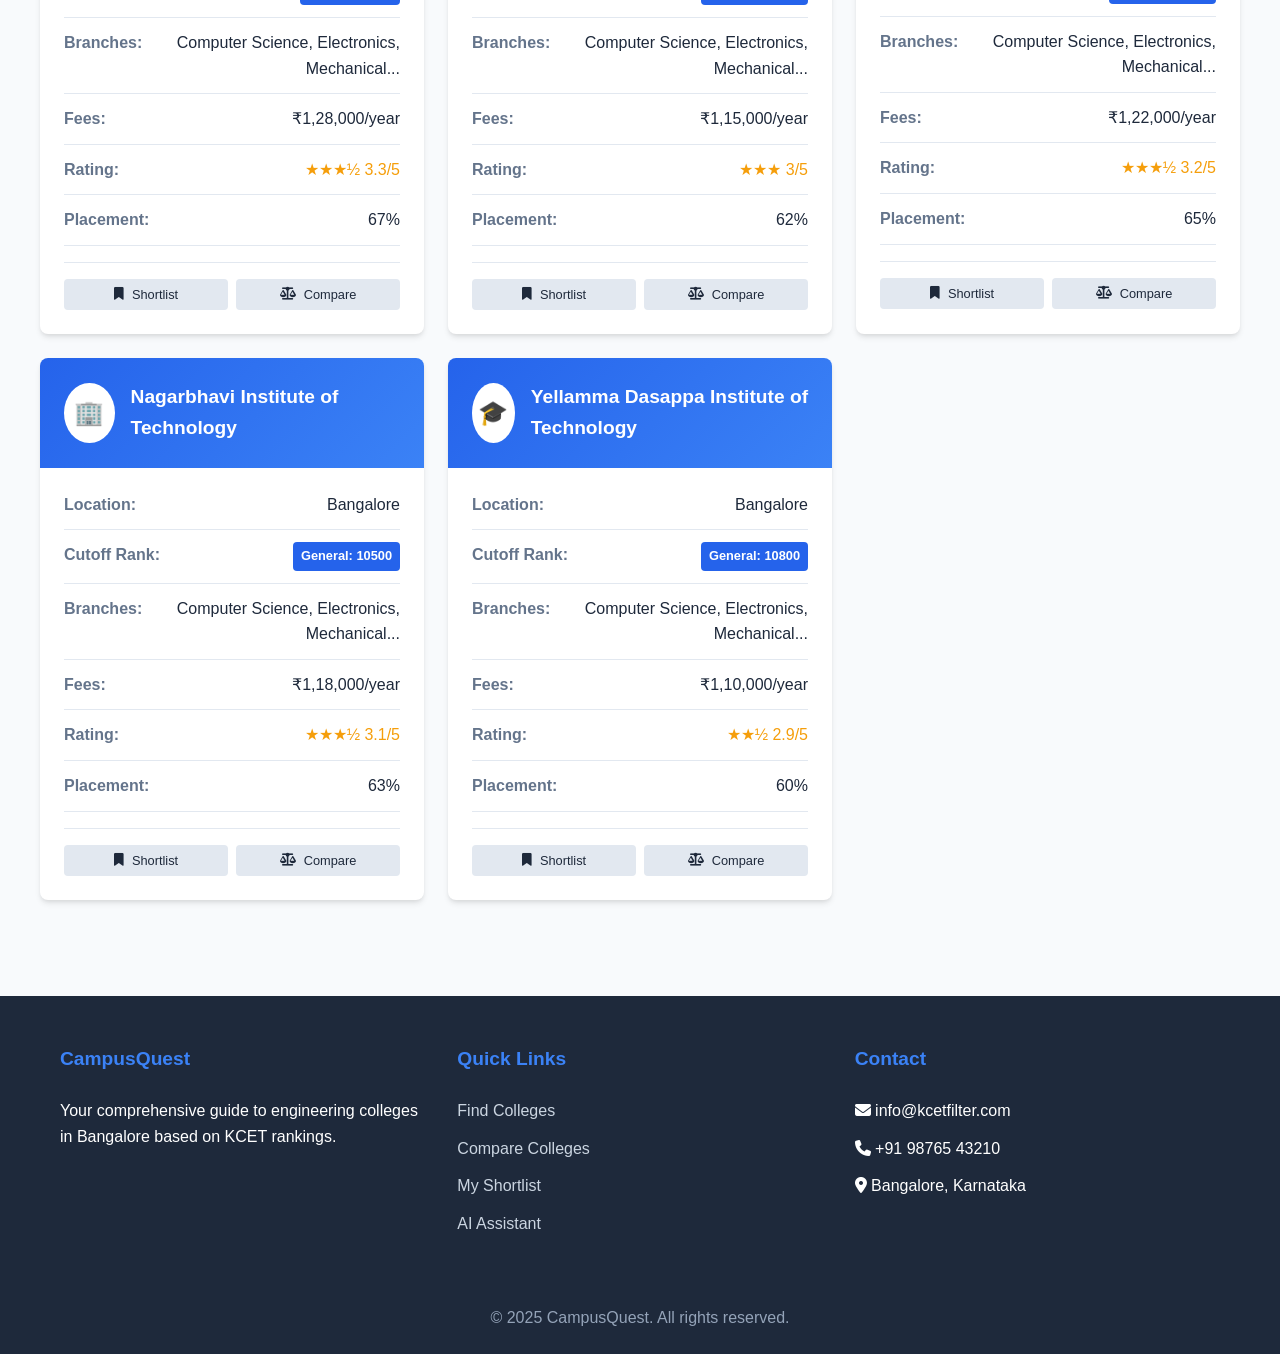
<file: Campus Quest/find-colleges.html>
<!DOCTYPE html>
<html lang="en">
<head>
    <meta charset="UTF-8">
    <meta name="viewport" content="width=device-width, initial-scale=1.0">
    <title>Find Colleges - CampusQuest</title>
    <link rel="stylesheet" href="https://cdnjs.cloudflare.com/ajax/libs/font-awesome/6.4.0/css/all.min.css">
    <link rel="stylesheet" href="css/style.css">
</head>
<body>
    <!-- Header -->
    <header>
        <div class="container">
            <div class="header-content">
                <div class="logo">
                    <i class="fas fa-graduation-cap"></i>
                    <h1>CampusQuest</h1>
                </div>
                <button class="mobile-menu-btn">
                    <i class="fas fa-bars"></i>
                </button>
                <nav>
                    <ul>
                        <li><a href="index.html">Home</a></li>
                        <li><a href="find-colleges.html" class="active">Find Colleges</a></li>
                        <li><a href="compare.html">Compare</a></li>
                        <li><a href="shortlist.html">Shortlist</a></li>
                        <li><a href="chatbot.html">Assistant</a></li>
                    </ul>
                </nav>
            </div>
        </div>
    </header>

    <!-- Main Content -->
    <div class="container main-content">
        <!-- Filter Section -->
        <section id="filters">
            <h2 class="section-title">Filter Colleges</h2>
            <div class="filter-section">
                <div class="filter-grid">
                    <div class="filter-group">
                        <label for="rank">Your KCET Rank</label>
                        <input type="number" id="rank" placeholder="Enter your rank">
                    </div>
                    <div class="filter-group">
                        <label for="category">Category</label>
                        <select id="category">
                            <option value="general">General</option>
                            <option value="obc">OBC</option>
                            <option value="scst">SC/ST</option>
                        </select>
                    </div>
                    <div class="filter-group">
                        <label for="branch">Preferred Branch</label>
                        <select id="branch">
                            <option value="all">All Branches</option>
                            <option value="Computer Science">Computer Science</option>
                            <option value="Electronics">Electronics & Communication</option>
                            <option value="Mechanical">Mechanical</option>
                            <option value="Civil">Civil</option>
                            <option value="AI & ML">AI & ML</option>
                            <option value="Information Science">Information Science</option>
                        </select>
                    </div>
                    <div class="filter-group">
                        <label for="sort">Sort By</label>
                        <select id="sort">
                            <option value="cutoff">Cutoff Rank</option>
                            <option value="fees">Fees (Low to High)</option>
                            <option value="rating">Rating (High to Low)</option>
                            <option value="placement">Placement % (High to Low)</option>
                        </select>
                    </div>
                </div>
                <div class="filter-actions">
                    <button class="btn btn-secondary" id="resetFilters">
                        <i class="fas fa-redo"></i> Reset
                    </button>
                    <button class="btn btn-primary" id="applyFilters">
                        <i class="fas fa-filter"></i> Apply Filters
                    </button>
                </div>
            </div>
        </section>

        <!-- College Grid -->
        <section id="colleges">
            <div class="section-header">
                <h2 class="section-title">Top Engineering Colleges</h2>
                <div class="results-count">
                    Showing <span id="resultsCount">0</span> colleges
                </div>
            </div>
            <div class="college-grid" id="collegeGrid">
                <!-- College cards will be dynamically inserted here -->
            </div>
        </section>
    </div>

    <!-- Footer -->
    <footer>
        <div class="container">
            <div class="footer-content">
                <div class="footer-column">
                    <h3>CampusQuest</h3>
                    <p>Your comprehensive guide to engineering colleges in Bangalore based on KCET rankings.</p>
                </div>
                <div class="footer-column">
                    <h3>Quick Links</h3>
                    <ul>
                        <li><a href="find-colleges.html">Find Colleges</a></li>
                        <li><a href="compare.html">Compare Colleges</a></li>
                        <li><a href="shortlist.html">My Shortlist</a></li>
                        <li><a href="chatbot.html">AI Assistant</a></li>
                    </ul>
                </div>
                <div class="footer-column">
                    <h3>Contact</h3>
                    <ul>
                        <li><i class="fas fa-envelope"></i> info@kcetfilter.com</li>
                        <li><i class="fas fa-phone"></i> +91 98765 43210</li>
                        <li><i class="fas fa-map-marker-alt"></i> Bangalore, Karnataka</li>
                    </ul>
                </div>
            </div>
            <div class="copyright">
                <p>&copy; 2025 CampusQuest. All rights reserved.</p>
            </div>
        </div>
    </footer>

    <script src="js/college-data.js"></script>
    <script src="js/filters.js"></script>
    <script src="js/app.js"></script>
</body>
</html>
</file>
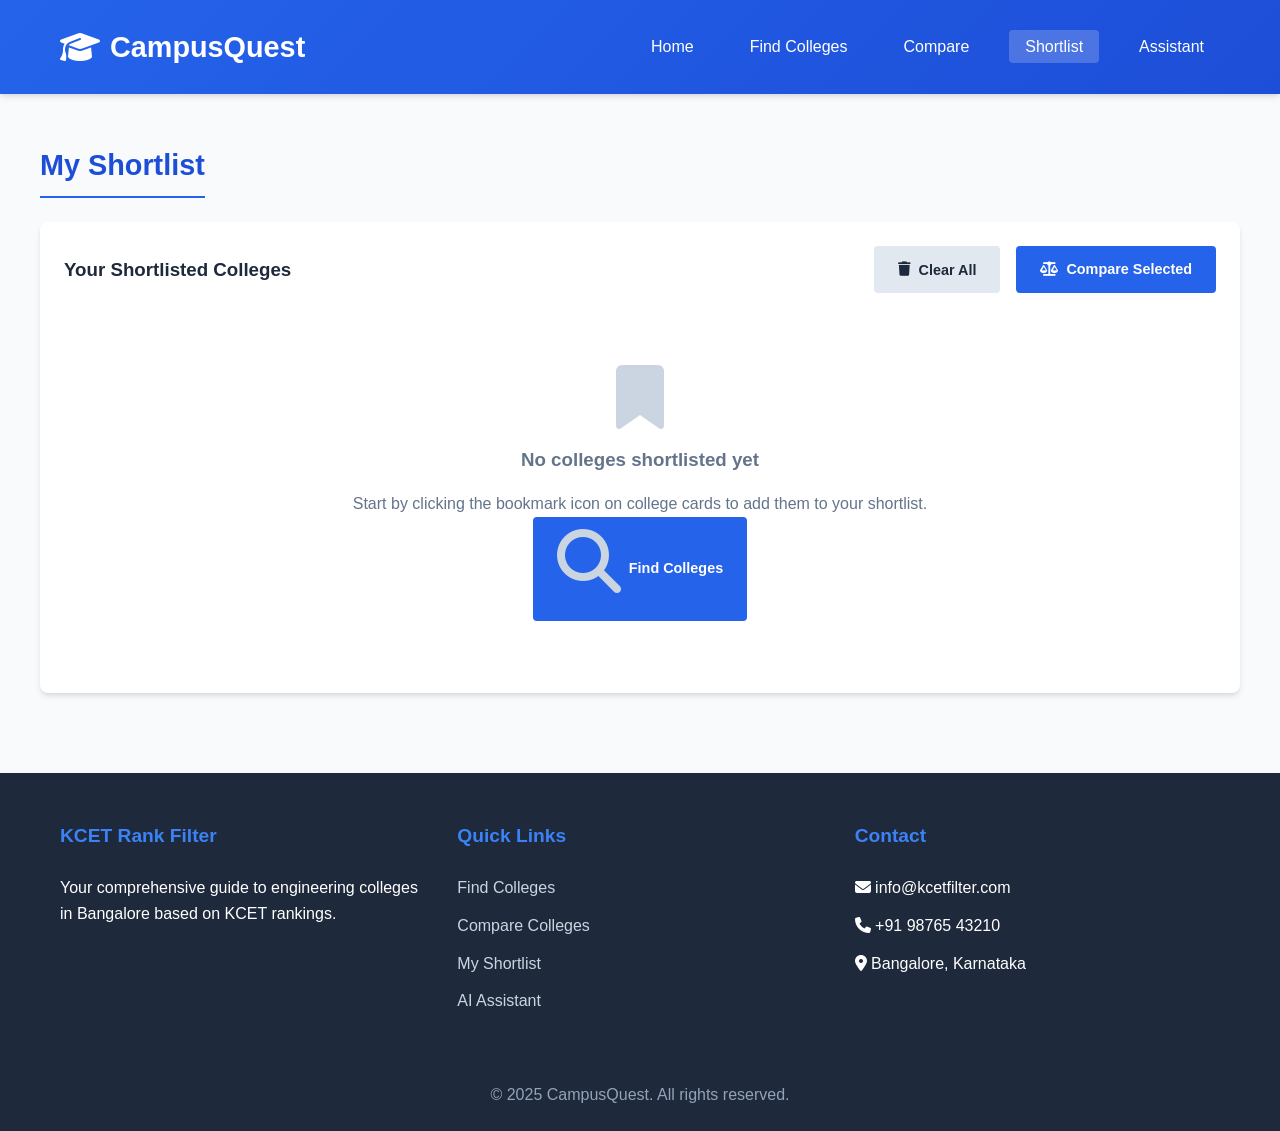
<file: Campus Quest/shortlist.html>
<!DOCTYPE html>
<html lang="en">
<head>
    <meta charset="UTF-8">
    <meta name="viewport" content="width=device-width, initial-scale=1.0">
    <title>My Shortlist - CampusQuest</title>
    <link rel="stylesheet" href="https://cdnjs.cloudflare.com/ajax/libs/font-awesome/6.4.0/css/all.min.css">
    <link rel="stylesheet" href="css/style.css">
</head>
<body>
    <!-- Header -->
    <header>
        <div class="container">
            <div class="header-content">
                <div class="logo">
                    <i class="fas fa-graduation-cap"></i>
                    <h1>CampusQuest</h1>
                </div>
                <button class="mobile-menu-btn">
                    <i class="fas fa-bars"></i>
                </button>
                <nav>
                    <ul>
                        <li><a href="index.html">Home</a></li>
                        <li><a href="find-colleges.html">Find Colleges</a></li>
                        <li><a href="compare.html">Compare</a></li>
                        <li><a href="shortlist.html" class="active">Shortlist</a></li>
                        <li><a href="chatbot.html">Assistant</a></li>
                    </ul>
                </nav>
            </div>
        </div>
    </header>

    <!-- Main Content -->
    <div class="container main-content">
        <!-- Shortlist Section -->
        <section id="shortlist">
            <h2 class="section-title">My Shortlist</h2>
            <div class="shortlist-section" id="shortlistSection">
                <div class="shortlist-header">
                    <h3>Your Shortlisted Colleges</h3>
                    <div class="shortlist-actions">
                        <button class="btn btn-secondary" id="clearShortlist">
                            <i class="fas fa-trash"></i> Clear All
                        </button>
                        <a href="compare.html" class="btn btn-primary" id="compareShortlist">
                            <i class="fas fa-balance-scale"></i> Compare Selected
                        </a>
                    </div>
                </div>
                <div class="shortlist-grid" id="shortlistGrid">
                    <!-- Shortlisted colleges will appear here -->
                </div>
                <div class="empty-shortlist" id="emptyShortlist">
                    <i class="fas fa-bookmark"></i>
                    <h3>No colleges shortlisted yet</h3>
                    <p>Start by clicking the bookmark icon on college cards to add them to your shortlist.</p>
                    <a href="find-colleges.html" class="btn btn-primary">
                        <i class="fas fa-search"></i> Find Colleges
                    </a>
                </div>
            </div>
        </section>
    </div>

    <!-- Footer -->
    <footer>
        <div class="container">
            <div class="footer-content">
                <div class="footer-column">
                    <h3>KCET Rank Filter</h3>
                    <p>Your comprehensive guide to engineering colleges in Bangalore based on KCET rankings.</p>
                </div>
                <div class="footer-column">
                    <h3>Quick Links</h3>
                    <ul>
                        <li><a href="find-colleges.html">Find Colleges</a></li>
                        <li><a href="compare.html">Compare Colleges</a></li>
                        <li><a href="shortlist.html">My Shortlist</a></li>
                        <li><a href="chatbot.html">AI Assistant</a></li>
                    </ul>
                </div>
                <div class="footer-column">
                    <h3>Contact</h3>
                    <ul>
                        <li><i class="fas fa-envelope"></i> info@kcetfilter.com</li>
                        <li><i class="fas fa-phone"></i> +91 98765 43210</li>
                        <li><i class="fas fa-map-marker-alt"></i> Bangalore, Karnataka</li>
                    </ul>
                </div>
            </div>
            <div class="copyright">
                <p>&copy; 2025 CampusQuest. All rights reserved.</p>
            </div>
        </div>
    </footer>

    <script src="js/college-data.js"></script>
    <script src="js/shortlist.js"></script>
    <script src="js/app.js"></script>
</body>
</html>
</file>
<file: Campus Quest/css/style.css>
:root {
    --primary: #2563eb;
    --primary-light: #3b82f6;
    --primary-dark: #1d4ed8;
    --secondary: #64748b;
    --light: #f8fafc;
    --dark: #1e293b;
    --success: #10b981;
    --warning: #f59e0b;
    --danger: #ef4444;
    --gray-100: #f1f5f9;
    --gray-200: #e2e8f0;
    --gray-300: #cbd5e1;
    --gray-400: #94a3b8;
    --shadow: 0 4px 6px -1px rgba(0, 0, 0, 0.1), 0 2px 4px -1px rgba(0, 0, 0, 0.06);
    --shadow-lg: 0 10px 15px -3px rgba(0, 0, 0, 0.1), 0 4px 6px -2px rgba(0, 0, 0, 0.05);
}

* {
    margin: 0;
    padding: 0;
    box-sizing: border-box;
    font-family: 'Segoe UI', Tahoma, Geneva, Verdana, sans-serif;
}

body {
    background-color: var(--light);
    color: var(--dark);
    line-height: 1.6;
}

.container {
    max-width: 1200px;
    margin: 0 auto;
    padding: 0 20px;
}

/* Header Styles */
header {
    background: linear-gradient(135deg, var(--primary), var(--primary-dark));
    color: white;
    padding: 1.5rem 0;
    box-shadow: var(--shadow);
    position: sticky;
    top: 0;
    z-index: 100;
}

.header-content {
    display: flex;
    justify-content: space-between;
    align-items: center;
}

.logo {
    display: flex;
    align-items: center;
    gap: 10px;
}

.logo i {
    font-size: 2rem;
}

.logo h1 {
    font-size: 1.8rem;
    font-weight: 700;
}

nav ul {
    display: flex;
    list-style: none;
    gap: 1.5rem;
}

nav a {
    color: white;
    text-decoration: none;
    font-weight: 500;
    transition: all 0.3s;
    padding: 0.5rem 1rem;
    border-radius: 4px;
}

nav a:hover, nav a.active {
    background-color: rgba(255, 255, 255, 0.2);
}

.mobile-menu-btn {
    display: none;
    background: none;
    border: none;
    color: white;
    font-size: 1.5rem;
    cursor: pointer;
}

/* Hero Section */
.hero {
    background: linear-gradient(rgba(37, 99, 235, 0.9), rgba(29, 78, 216, 0.9)), url('https://images.unsplash.com/photo-1523050854058-8df90110c9f1?ixlib=rb-4.0.3&auto=format&fit=crop&w=2070&q=80');
    background-size: cover;
    background-position: center;
    color: white;
    padding: 4rem 0;
    text-align: center;
}

.hero h2 {
    font-size: 2.5rem;
    margin-bottom: 1rem;
}

.hero p {
    font-size: 1.2rem;
    max-width: 700px;
    margin: 0 auto 2rem;
}

.hero-buttons {
    display: flex;
    gap: 1rem;
    justify-content: center;
    flex-wrap: wrap;
}

/* Features Section */
.features {
    padding: 4rem 0;
    background-color: white;
}

.features-grid {
    display: grid;
    grid-template-columns: repeat(auto-fit, minmax(250px, 1fr));
    gap: 2rem;
    margin-top: 2rem;
}

.feature-card {
    text-align: center;
    padding: 2rem;
    border-radius: 8px;
    background-color: var(--light);
    transition: transform 0.3s, box-shadow 0.3s;
}

.feature-card:hover {
    transform: translateY(-5px);
    box-shadow: var(--shadow-lg);
}

.feature-icon {
    width: 80px;
    height: 80px;
    background: linear-gradient(135deg, var(--primary), var(--primary-light));
    border-radius: 50%;
    display: flex;
    align-items: center;
    justify-content: center;
    margin: 0 auto 1.5rem;
    color: white;
    font-size: 2rem;
}

.feature-card h3 {
    font-size: 1.3rem;
    margin-bottom: 1rem;
    color: var(--primary-dark);
}

/* Stats Section */
.stats {
    padding: 4rem 0;
    background: linear-gradient(135deg, var(--primary), var(--primary-dark));
    color: white;
}

.stats-grid {
    display: grid;
    grid-template-columns: repeat(auto-fit, minmax(200px, 1fr));
    gap: 2rem;
    text-align: center;
}

.stat-card h3 {
    font-size: 3rem;
    margin-bottom: 0.5rem;
    font-weight: 700;
}

/* Main Content */
.main-content {
    padding: 3rem 0;
}

.section-title {
    font-size: 1.8rem;
    margin-bottom: 1.5rem;
    color: var(--primary-dark);
    border-bottom: 2px solid var(--primary);
    padding-bottom: 0.5rem;
    display: inline-block;
}

.section-header {
    display: flex;
    justify-content: space-between;
    align-items: center;
    margin-bottom: 1.5rem;
}

.results-count {
    color: var(--secondary);
    font-weight: 500;
}

/* Filter Section */
.filter-section {
    background-color: white;
    padding: 1.5rem;
    border-radius: 8px;
    box-shadow: var(--shadow);
    margin-bottom: 2rem;
}

.filter-grid {
    display: grid;
    grid-template-columns: repeat(auto-fit, minmax(250px, 1fr));
    gap: 1rem;
    margin-bottom: 1rem;
}

.filter-group {
    display: flex;
    flex-direction: column;
}

.filter-group label {
    font-weight: 600;
    margin-bottom: 0.5rem;
    color: var(--secondary);
}

.filter-group input, .filter-group select {
    padding: 0.75rem;
    border: 1px solid var(--gray-300);
    border-radius: 4px;
    font-size: 1rem;
}

.filter-group input:focus, .filter-group select:focus {
    outline: none;
    border-color: var(--primary);
    box-shadow: 0 0 0 3px rgba(37, 99, 235, 0.2);
}

.filter-actions {
    display: flex;
    gap: 1rem;
    justify-content: flex-end;
}

/* Buttons */
.btn {
    padding: 0.75rem 1.5rem;
    border: none;
    border-radius: 4px;
    font-weight: 600;
    cursor: pointer;
    transition: all 0.3s;
    display: inline-flex;
    align-items: center;
    gap: 0.5rem;
    text-decoration: none;
    font-size: 0.9rem;
}

.btn-primary {
    background-color: var(--primary);
    color: white;
}

.btn-primary:hover {
    background-color: var(--primary-dark);
}

.btn-secondary {
    background-color: var(--gray-200);
    color: var(--dark);
}

.btn-secondary:hover {
    background-color: var(--gray-300);
}

.btn-success {
    background-color: var(--success);
    color: white;
}

.btn-success:hover {
    background-color: #0da271;
}

/* College Grid */
.college-grid {
    display: grid;
    grid-template-columns: repeat(auto-fill, minmax(300px, 1fr));
    gap: 1.5rem;
    margin-bottom: 3rem;
}

.college-card {
    background-color: white;
    border-radius: 8px;
    overflow: hidden;
    box-shadow: var(--shadow);
    transition: transform 0.3s, box-shadow 0.3s;
    position: relative;
}

.college-card:hover {
    transform: translateY(-5px);
    box-shadow: var(--shadow-lg);
}

.college-header {
    background: linear-gradient(135deg, var(--primary), var(--primary-light));
    color: white;
    padding: 1.5rem;
    display: flex;
    align-items: center;
    gap: 1rem;
}

.college-logo {
    width: 60px;
    height: 60px;
    background-color: white;
    border-radius: 50%;
    display: flex;
    align-items: center;
    justify-content: center;
    font-size: 1.5rem;
    color: var(--primary);
}

.college-name {
    font-size: 1.2rem;
    font-weight: 700;
}

.college-body {
    padding: 1.5rem;
}

.college-detail {
    display: flex;
    justify-content: space-between;
    margin-bottom: 0.75rem;
    padding-bottom: 0.75rem;
    border-bottom: 1px solid var(--gray-200);
}

.college-detail:last-child {
    margin-bottom: 0;
    border-bottom: none;
}

.detail-label {
    font-weight: 600;
    color: var(--secondary);
}

.detail-value {
    font-weight: 500;
    text-align: right;
}

.rating {
    color: var(--warning);
}

.cutoff-badge {
    display: inline-block;
    padding: 0.25rem 0.5rem;
    background-color: var(--primary);
    color: white;
    border-radius: 4px;
    font-size: 0.8rem;
    font-weight: 600;
}

.college-actions {
    display: flex;
    gap: 0.5rem;
    margin-top: 1rem;
    padding-top: 1rem;
    border-top: 1px solid var(--gray-200);
}

.action-btn {
    flex: 1;
    padding: 0.5rem;
    border: none;
    border-radius: 4px;
    cursor: pointer;
    transition: all 0.3s;
    display: flex;
    align-items: center;
    justify-content: center;
    gap: 0.5rem;
    font-size: 0.8rem;
}

.btn-bookmark {
    background-color: var(--gray-200);
    color: var(--dark);
}

.btn-bookmark.active {
    background-color: var(--warning);
    color: white;
}

.btn-compare {
    background-color: var(--gray-200);
    color: var(--dark);
}

.btn-compare.active {
    background-color: var(--primary);
    color: white;
}

/* Compare Section */
.compare-section {
    background-color: white;
    padding: 1.5rem;
    border-radius: 8px;
    box-shadow: var(--shadow);
    margin-bottom: 2rem;
}

.compare-header, .shortlist-header {
    display: flex;
    justify-content: space-between;
    align-items: center;
    margin-bottom: 1.5rem;
}

.compare-actions, .shortlist-actions {
    display: flex;
    gap: 1rem;
}

.compare-grid {
    display: grid;
    grid-template-columns: repeat(auto-fit, minmax(300px, 1fr));
    gap: 1.5rem;
}

.compare-card {
    border: 1px solid var(--gray-300);
    border-radius: 8px;
    overflow: hidden;
}

.compare-card-header {
    background-color: var(--primary);
    color: white;
    padding: 1rem;
    text-align: center;
    font-weight: 700;
}

.compare-card-body {
    padding: 1rem;
}

.empty-compare, .empty-shortlist {
    text-align: center;
    padding: 3rem;
    color: var(--secondary);
}

.empty-compare i, .empty-shortlist i {
    font-size: 4rem;
    margin-bottom: 1rem;
    color: var(--gray-300);
}

.empty-compare h3, .empty-shortlist h3 {
    margin-bottom: 1rem;
    color: var(--secondary);
}

/* Shortlist Section */
.shortlist-section {
    background-color: white;
    padding: 1.5rem;
    border-radius: 8px;
    box-shadow: var(--shadow);
    margin-bottom: 2rem;
}

.shortlist-grid {
    display: grid;
    grid-template-columns: repeat(auto-fill, minmax(300px, 1fr));
    gap: 1.5rem;
}

.shortlist-card {
    background-color: white;
    border: 2px solid var(--warning);
    border-radius: 8px;
    overflow: hidden;
    box-shadow: var(--shadow);
}

.remove-shortlist {
    width: 100%;
    margin-top: 1rem;
}

/* Chatbot Section */
.chatbot-section {
    background-color: white;
    padding: 1.5rem;
    border-radius: 8px;
    box-shadow: var(--shadow);
    margin-bottom: 2rem;
}

.chatbot-container {
    max-width: 600px;
    margin: 0 auto;
}

.chatbot-header {
    display: flex;
    align-items: center;
    gap: 1rem;
    margin-bottom: 1.5rem;
}

.chatbot-icon {
    width: 50px;
    height: 50px;
    background: linear-gradient(135deg, var(--primary), var(--primary-light));
    border-radius: 50%;
    display: flex;
    align-items: center;
    justify-content: center;
    color: white;
    font-size: 1.5rem;
}

.chatbot-messages {
    height: 300px;
    overflow-y: auto;
    border: 1px solid var(--gray-300);
    border-radius: 8px;
    padding: 1rem;
    margin-bottom: 1rem;
    background-color: var(--gray-100);
}

.message {
    margin-bottom: 1rem;
    padding: 0.75rem;
    border-radius: 8px;
    max-width: 80%;
}

.message-header {
    display: flex;
    justify-content: space-between;
    margin-bottom: 0.5rem;
    font-size: 0.8rem;
    color: var(--secondary);
}

.bot-message {
    background-color: white;
    border: 1px solid var(--gray-300);
    align-self: flex-start;
}

.user-message {
    background-color: var(--primary);
    color: white;
    margin-left: auto;
}

.quick-questions {
    margin-bottom: 1rem;
}

.quick-questions h4 {
    margin-bottom: 0.5rem;
    color: var(--secondary);
}

.quick-buttons {
    display: flex;
    gap: 0.5rem;
    flex-wrap: wrap;
}

.quick-btn {
    padding: 0.5rem 1rem;
    background-color: var(--gray-200);
    border: none;
    border-radius: 20px;
    cursor: pointer;
    font-size: 0.8rem;
    transition: all 0.3s;
}

.quick-btn:hover {
    background-color: var(--gray-300);
}

.chatbot-input {
    display: flex;
    gap: 0.5rem;
}

.chatbot-input input {
    flex: 1;
    padding: 0.75rem;
    border: 1px solid var(--gray-300);
    border-radius: 4px;
}

/* Footer */
footer {
    background-color: var(--dark);
    color: white;
    padding: 3rem 0 1.5rem;
}

.footer-content {
    display: grid;
    grid-template-columns: repeat(auto-fit, minmax(250px, 1fr));
    gap: 2rem;
    margin-bottom: 2rem;
}

.footer-column h3 {
    font-size: 1.2rem;
    margin-bottom: 1.5rem;
    color: var(--primary-light);
}

.footer-column ul {
    list-style: none;
}

.footer-column ul li {
    margin-bottom: 0.75rem;
}

.footer-column a {
    color: var(--gray-300);
    text-decoration: none;
    transition: color 0.3s;
}

.footer-column a:hover {
    color: white;
}

.copyright {
    text-align: center;
    padding-top: 1.5rem;
    border-top: 1px solid var(--gray-700);
    color: var(--gray-400);
}
/* Enhanced Chatbot Styles */
.typing-indicator {
    opacity: 0.7;
}

.typing-dots {
    display: flex;
    gap: 4px;
    margin-top: 5px;
}

.typing-dots span {
    width: 8px;
    height: 8px;
    border-radius: 50%;
    background-color: var(--secondary);
    animation: typingAnimation 1.4s infinite ease-in-out;
}

.typing-dots span:nth-child(1) { animation-delay: -0.32s; }
.typing-dots span:nth-child(2) { animation-delay: -0.16s; }

@keyframes typingAnimation {
    0%, 80%, 100% { 
        transform: scale(0.8);
        opacity: 0.5;
    }
    40% { 
        transform: scale(1);
        opacity: 1;
    }
}

.message-content {
    line-height: 1.5;
}

.message-content strong {
    color: inherit;
}

/* Quick Questions Enhancement */
.quick-questions {
    margin-bottom: 1rem;
    padding: 1rem;
    background-color: var(--gray-100);
    border-radius: 8px;
}

.quick-questions h4 {
    margin-bottom: 0.8rem;
    color: var(--primary-dark);
    font-size: 0.9rem;
    text-transform: uppercase;
    letter-spacing: 0.5px;
}

.quick-buttons {
    display: flex;
    gap: 0.5rem;
    flex-wrap: wrap;
}

.quick-btn {
    padding: 0.6rem 1rem;
    background-color: white;
    border: 1px solid var(--gray-300);
    border-radius: 20px;
    cursor: pointer;
    font-size: 0.8rem;
    transition: all 0.3s;
    color: var(--dark);
}

.quick-btn:hover {
    background-color: var(--primary);
    color: white;
    border-color: var(--primary);
    transform: translateY(-2px);
}

/* Chatbot Input Enhancement */
.chatbot-input {
    display: flex;
    gap: 0.5rem;
    align-items: center;
}

.chatbot-input input {
    flex: 1;
    padding: 0.75rem 1rem;
    border: 2px solid var(--gray-300);
    border-radius: 25px;
    font-size: 0.9rem;
    transition: all 0.3s;
}

.chatbot-input input:focus {
    outline: none;
    border-color: var(--primary);
    box-shadow: 0 0 0 3px rgba(37, 99, 235, 0.1);
}

.chatbot-input button {
    border-radius: 50%;
    width: 45px;
    height: 45px;
    display: flex;
    align-items: center;
    justify-content: center;
    padding: 0;
}

/* Message Styles Enhancement */
.bot-message {
    background: linear-gradient(135deg, #f8fafc, #e2e8f0);
    border: 1px solid #e2e8f0;
    border-left: 4px solid var(--primary);
}

.user-message {
    background: linear-gradient(135deg, var(--primary), var(--primary-light));
    color: white;
    margin-left: auto;
    border-left: 4px solid var(--primary-dark);
}

.message-header {
    display: flex;
    justify-content: space-between;
    margin-bottom: 0.5rem;
    font-size: 0.75rem;
    opacity: 0.8;
}

.message-header strong {
    font-weight: 600;
}
</file>
